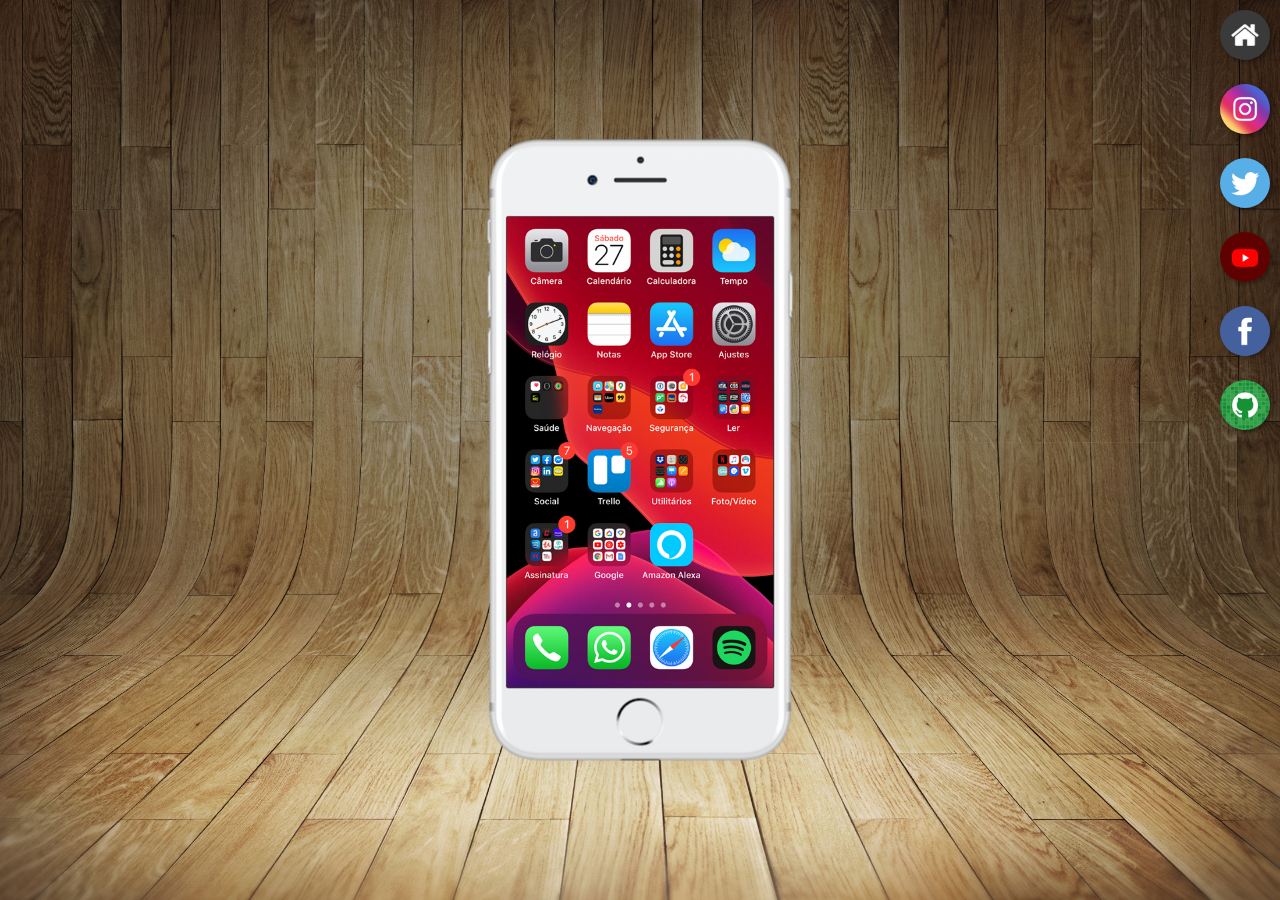
<file: index.html>
<!DOCTYPE html>
<html lang="pt-br">
<head>
    <meta charset="UTF-8">
    <meta name="viewport" content="width=device-width, initial-scale=1.0">
    <link rel="shortcut icon" href="favicon.ico" type="image/x-icon">
    <link rel="stylesheet" href="estilos/style.css">
    <title>Projeto Redes Sociais</title>
</head>
<body>
    <main>
        <section id="telefone">
            <iframe src="home.html" name= "tela" id="tela" frameborder="0">
                Seu navegador não é compatível com isso.
            </iframe>
        </section>

        <section id="redes-sociais">
            <a href="home.html" target="tela"><img src="imagens/logo-home.jpg" alt="Home"></a> <br>
            <a href="instagram.html" target="tela"><img src="imagens/logo-instagram.jpg" alt="Instagram"></a> <br>
            <a href="#" target="tela"><img src="imagens/logo-twitter.jpg" alt="Twitter"></a> <br>
            <a href="youtube.html" target="tela"><img src="imagens/logo-youtube.jpg" alt="Youtube"></a> <br>
            <a href="facebook.html" target="tela"><img src="imagens/logo-facebook.jpg" alt="Facebook"></a> <br>
            <a href="github.html" target="tela"><img src="imagens/logo-github.jpg" alt="Github"></a>
        </section>
    </main>
    
</body>
</html>
</file>
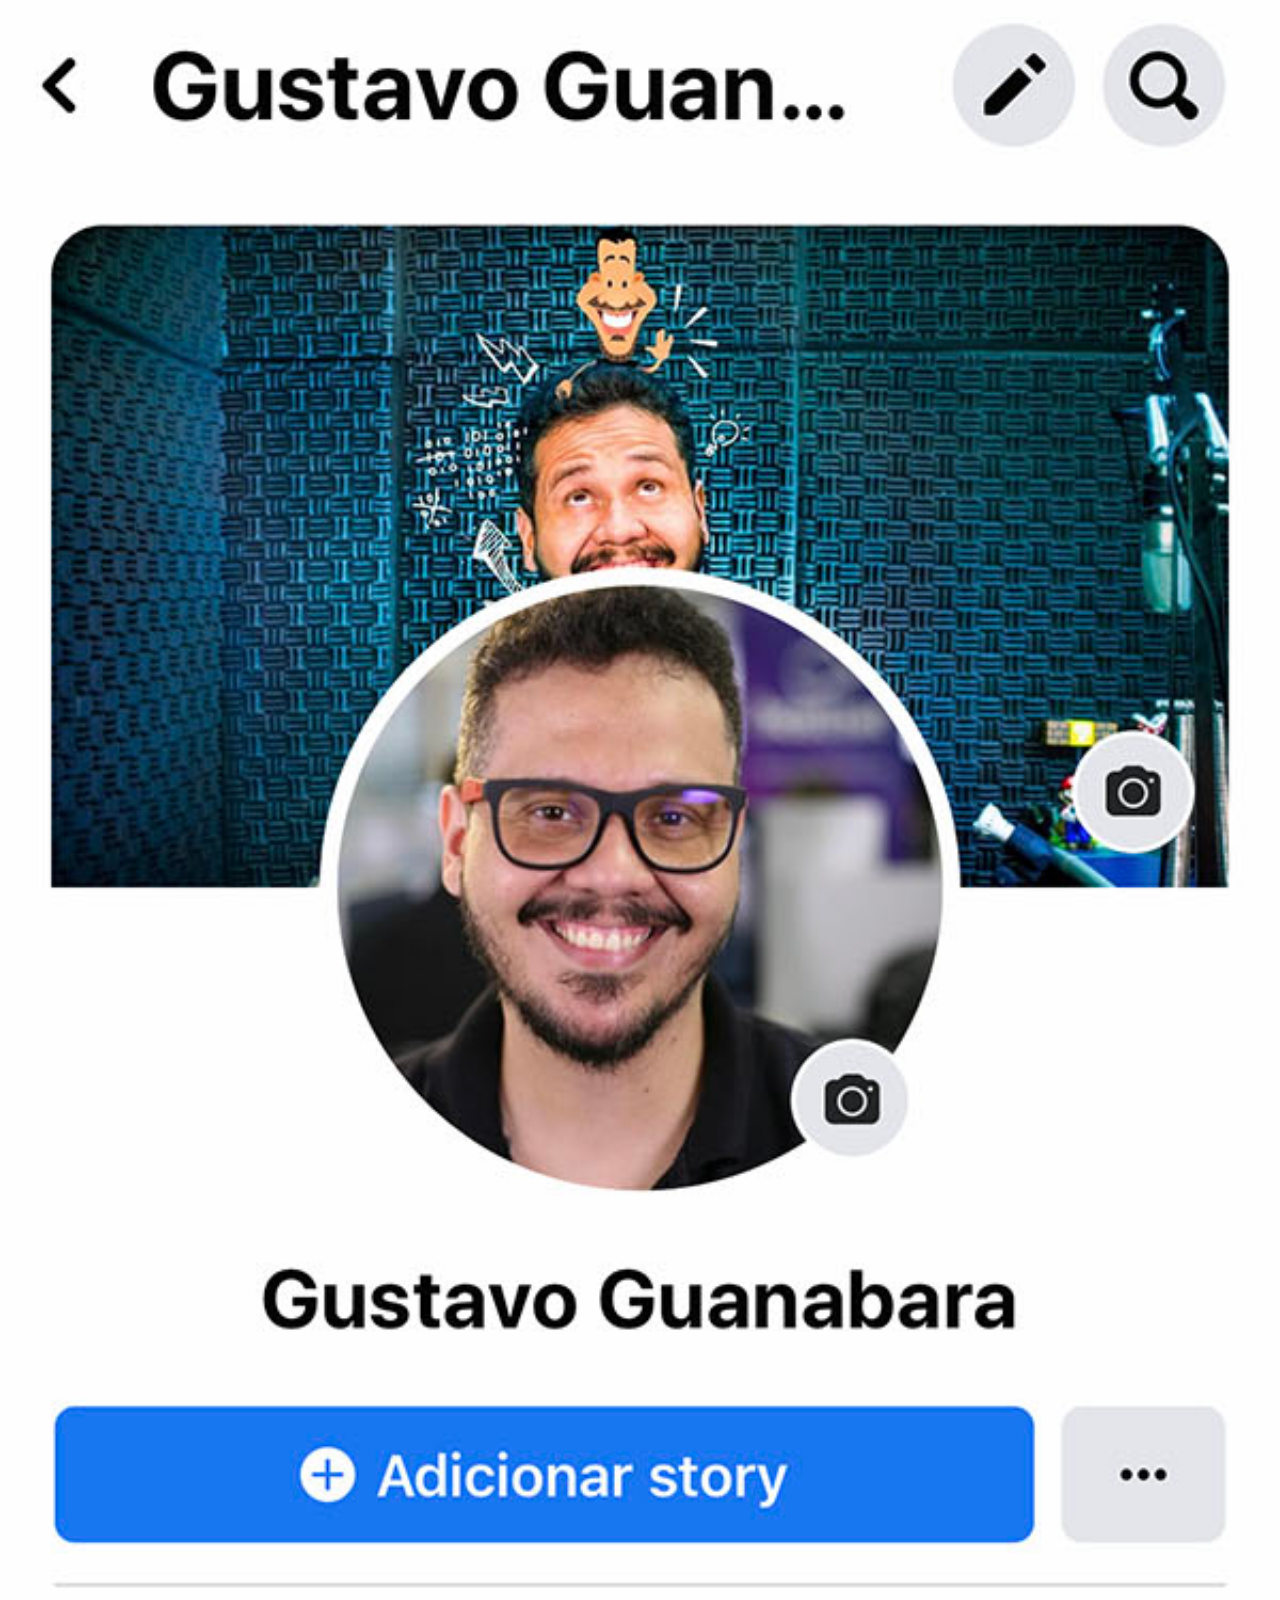
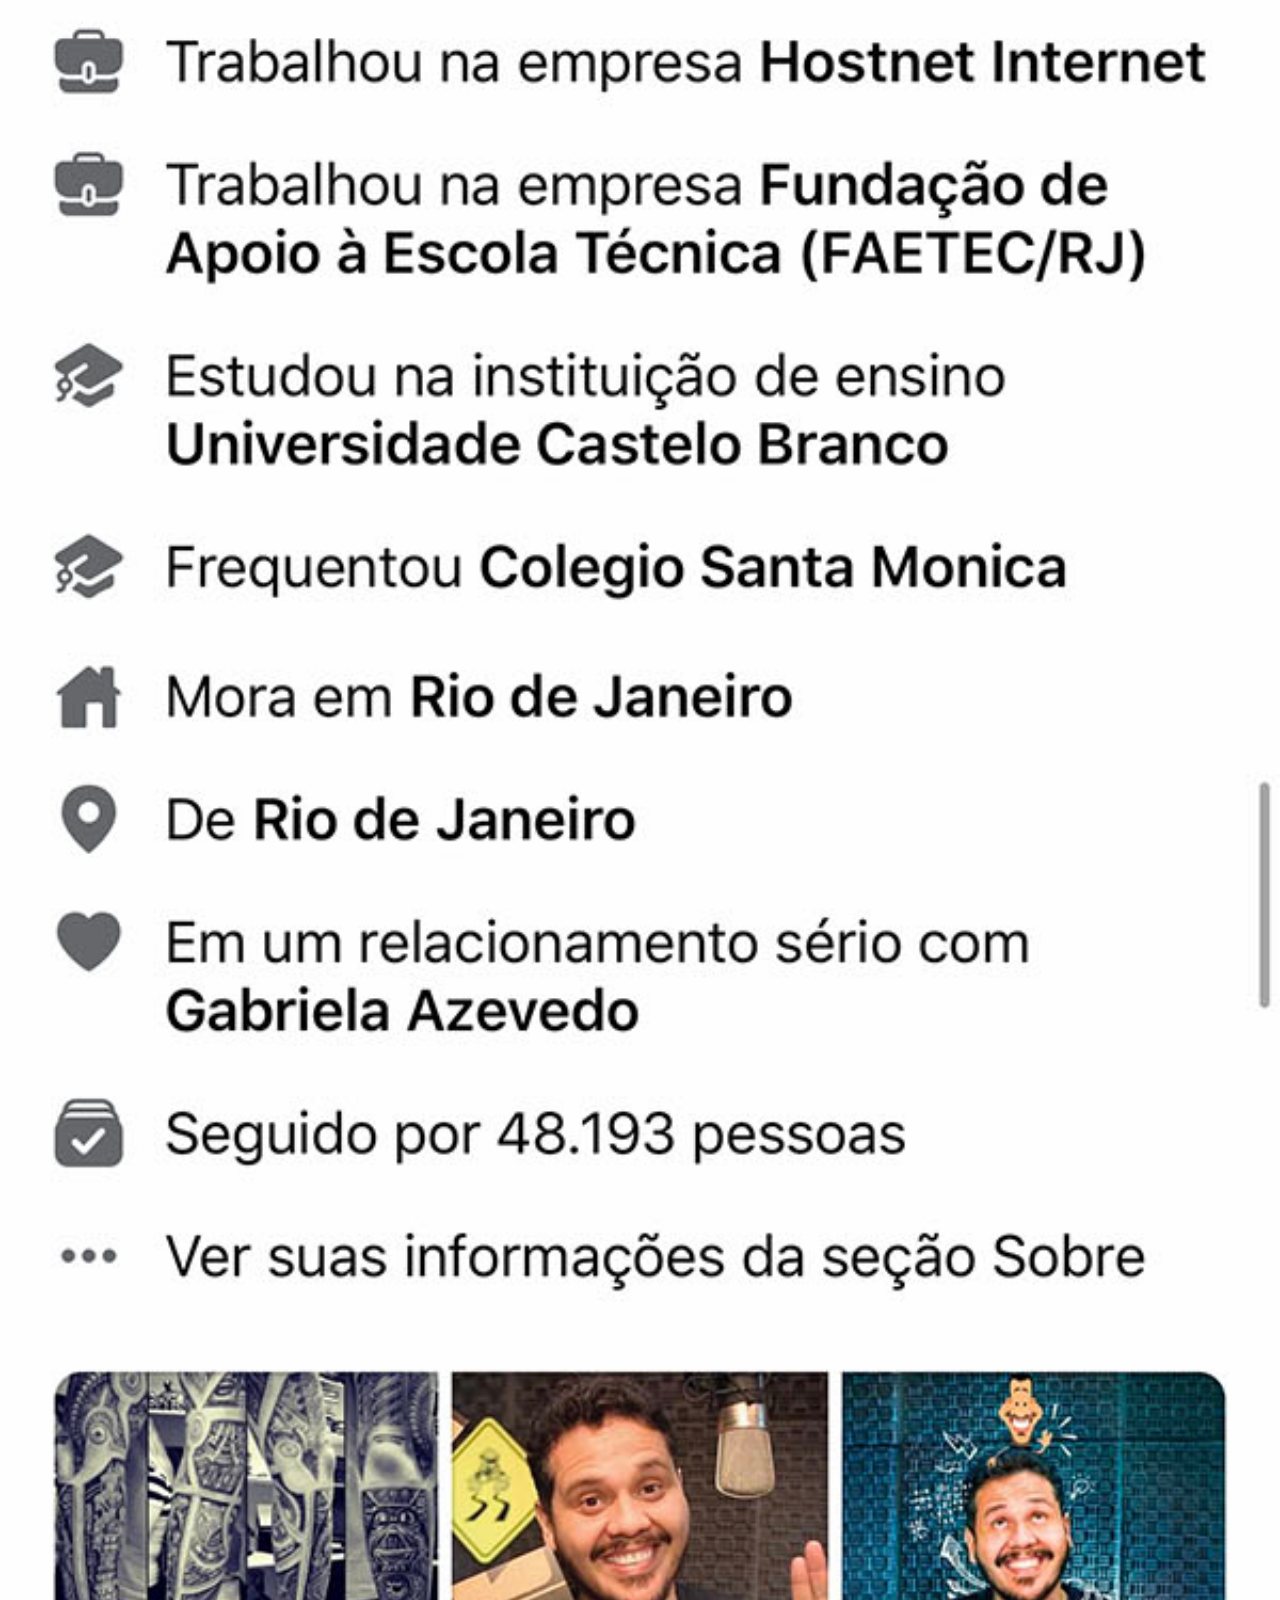
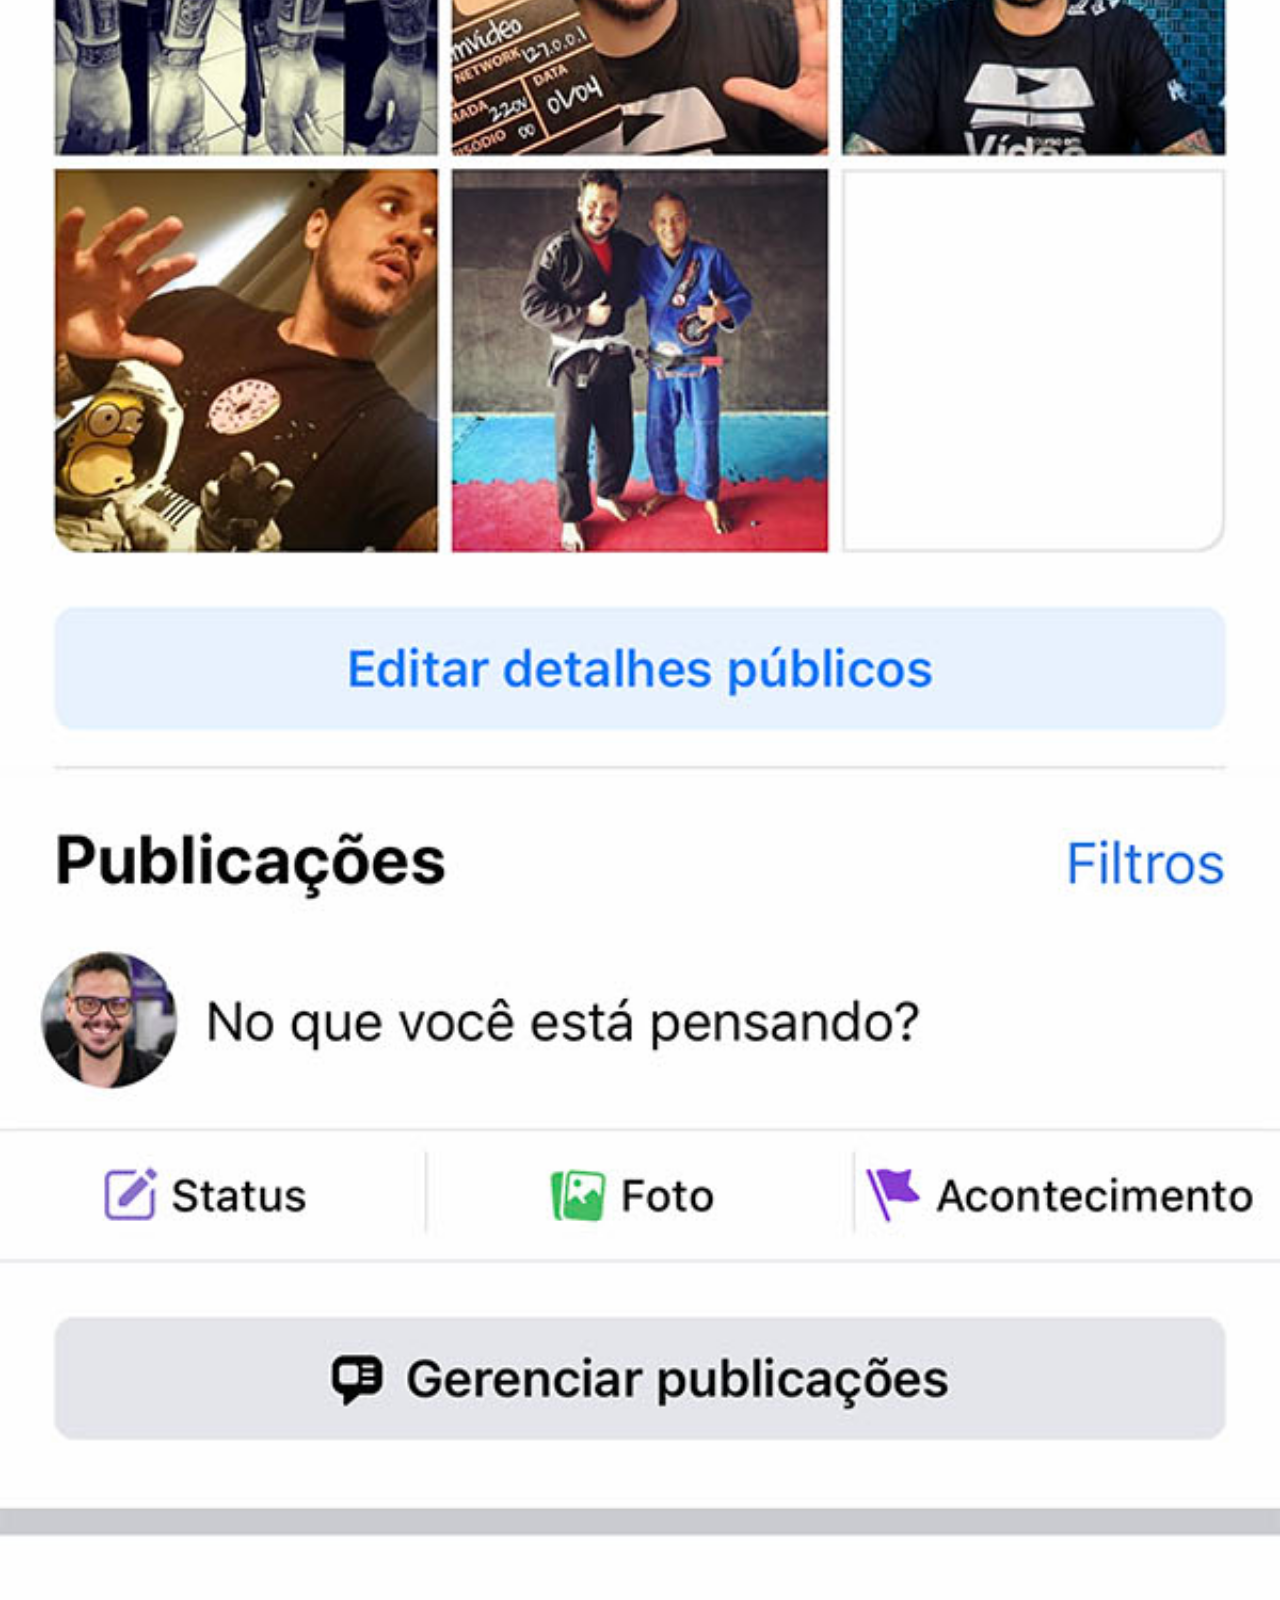
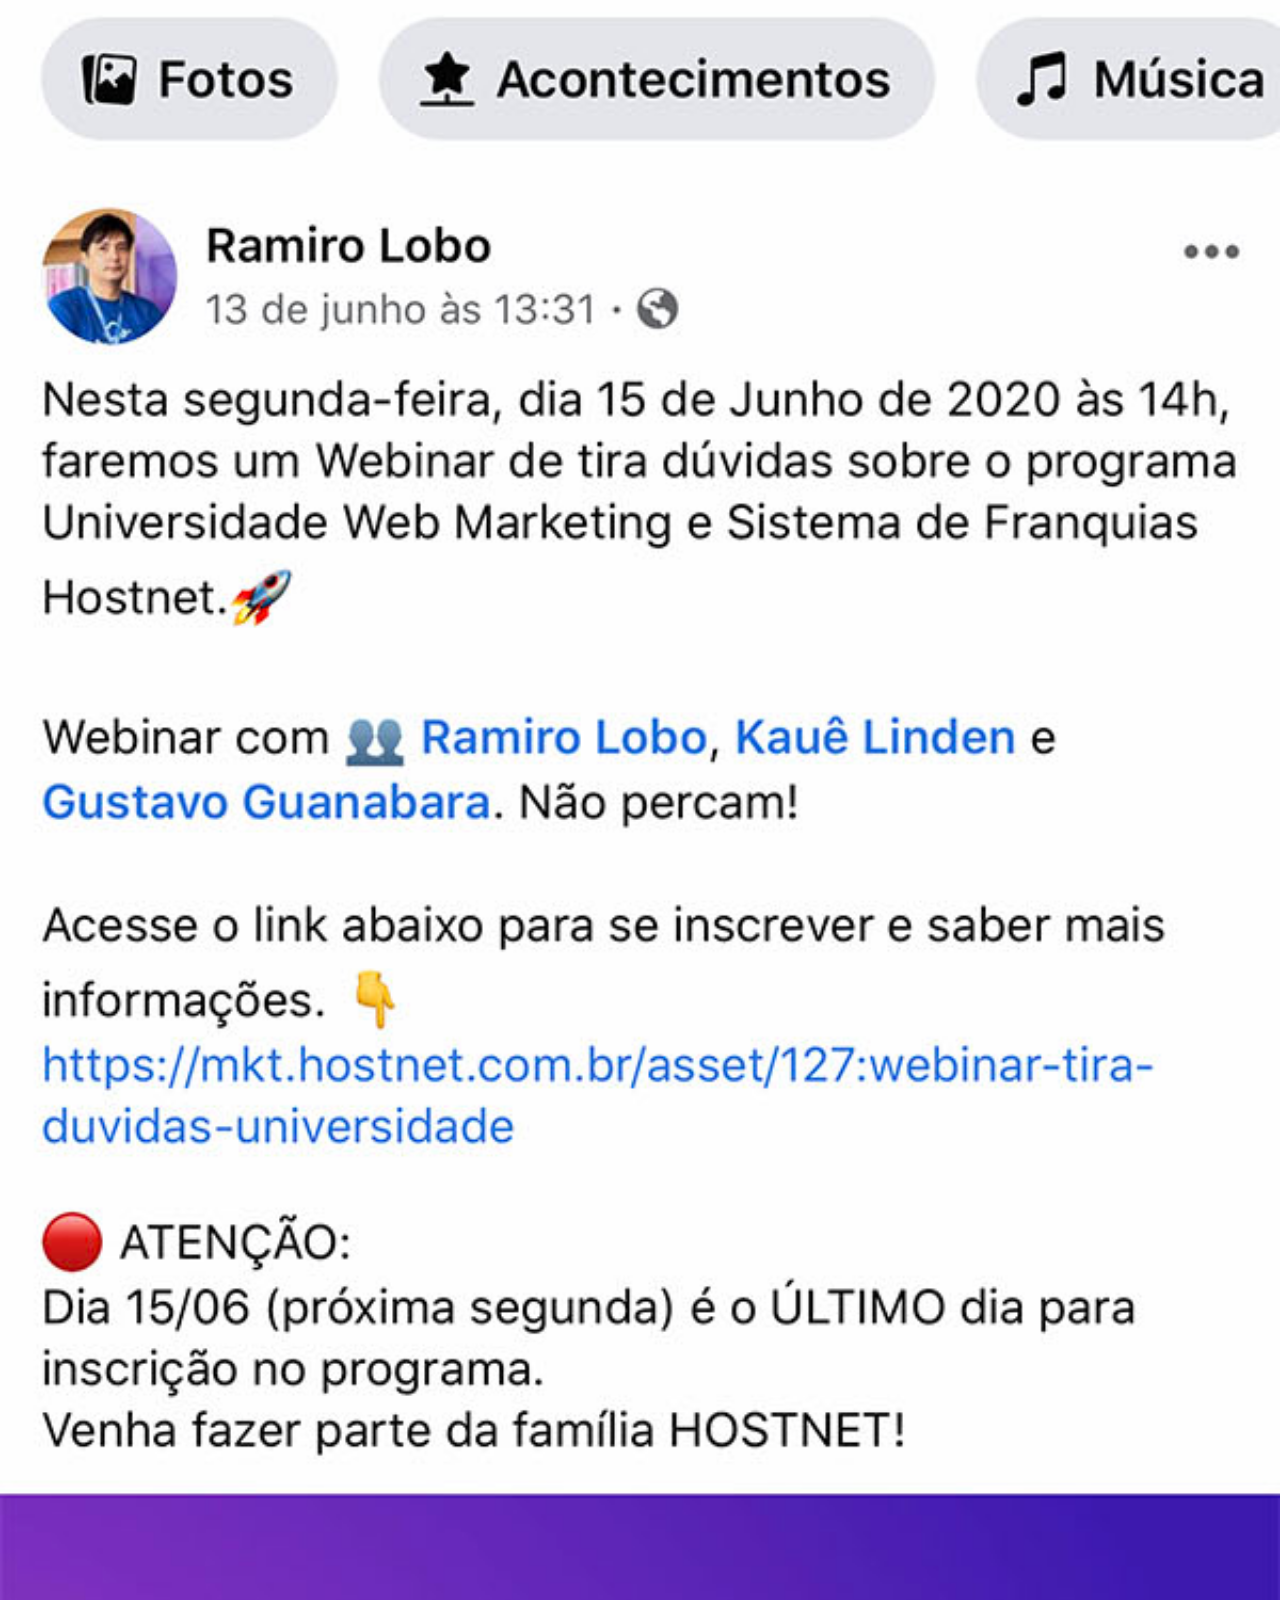
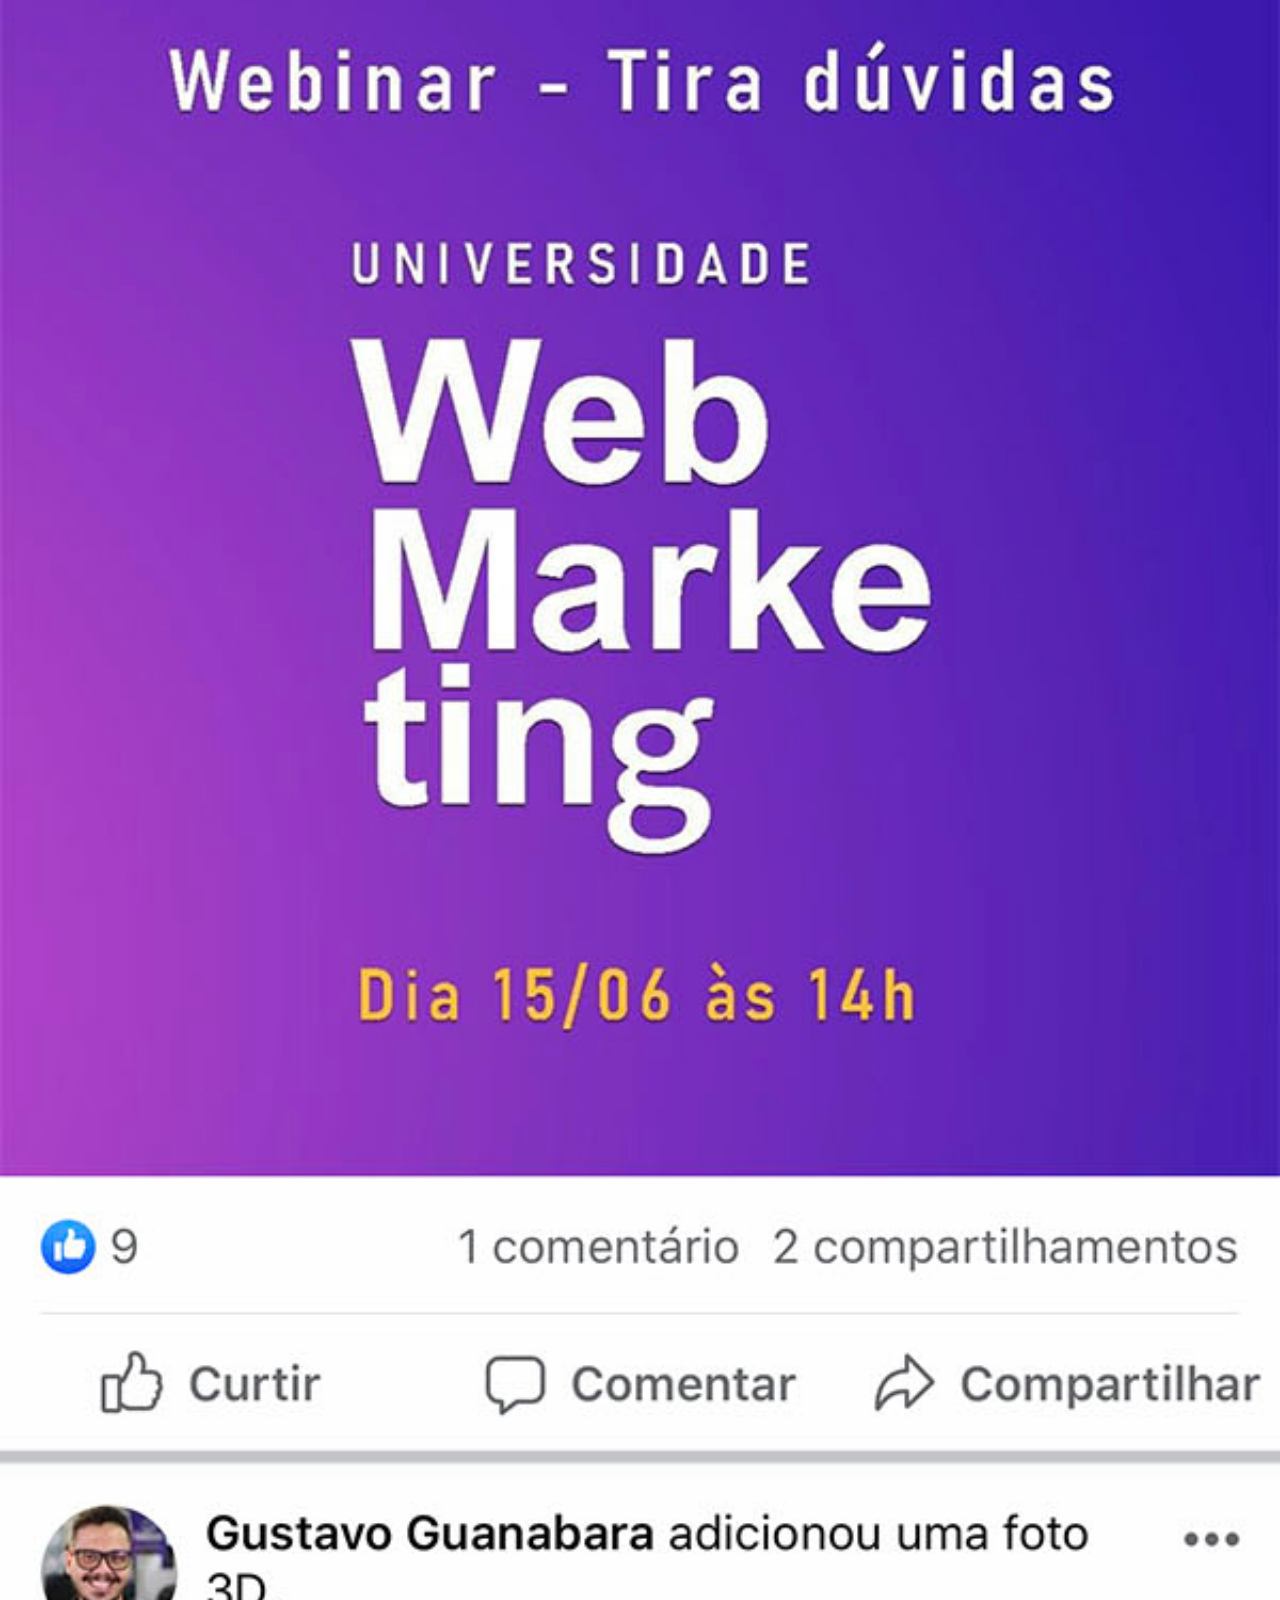
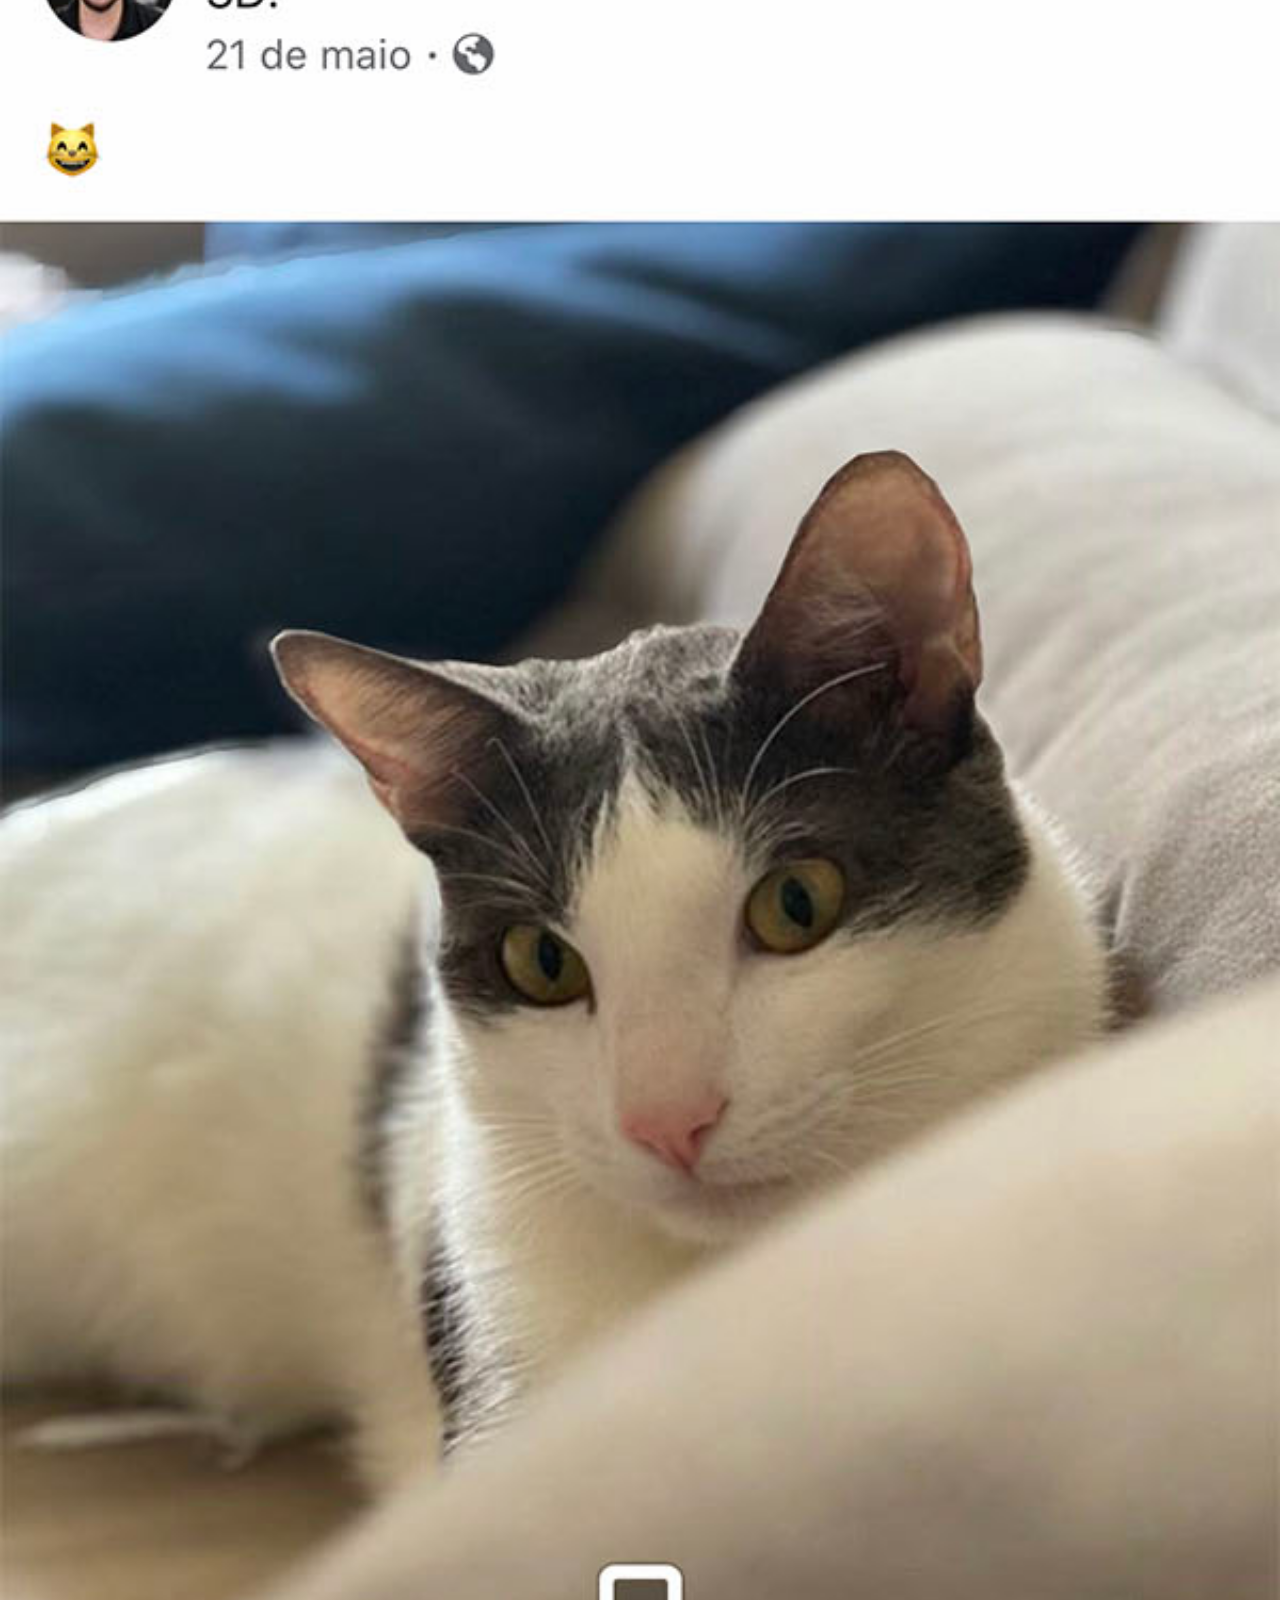
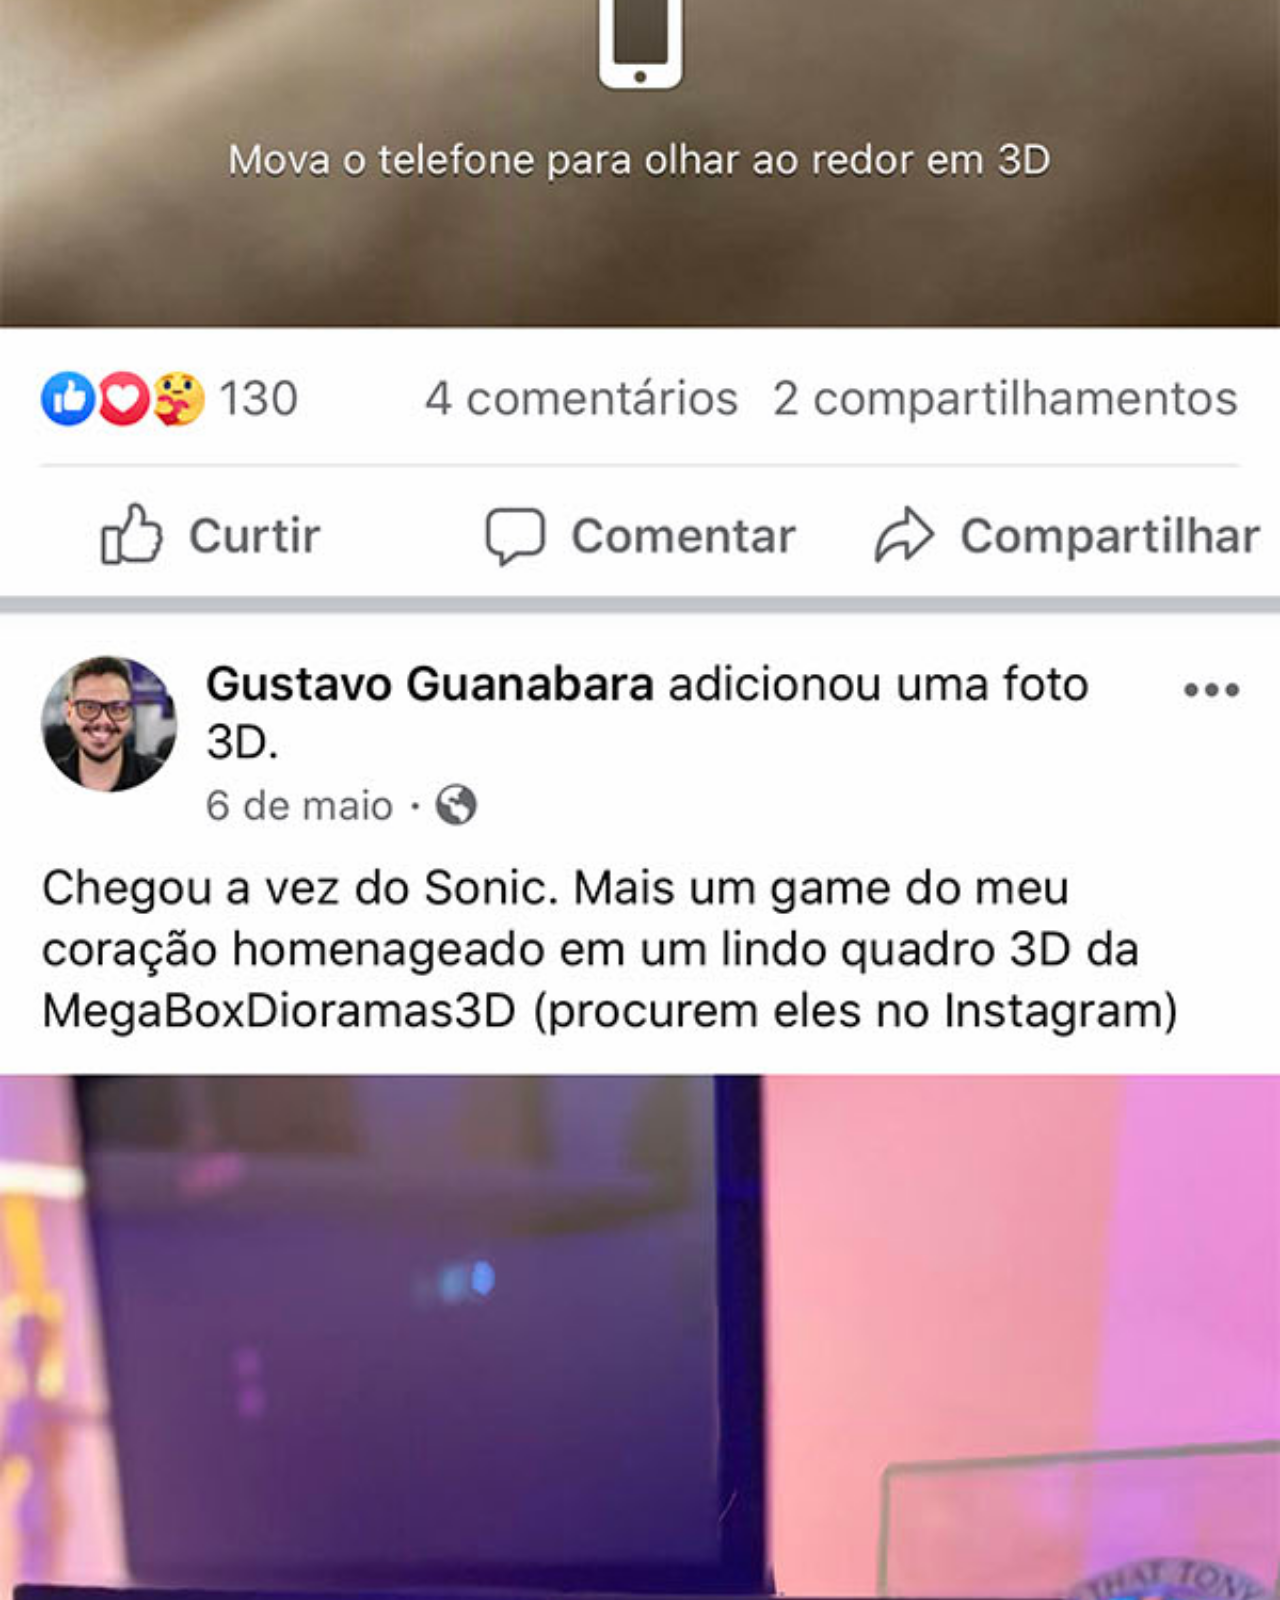
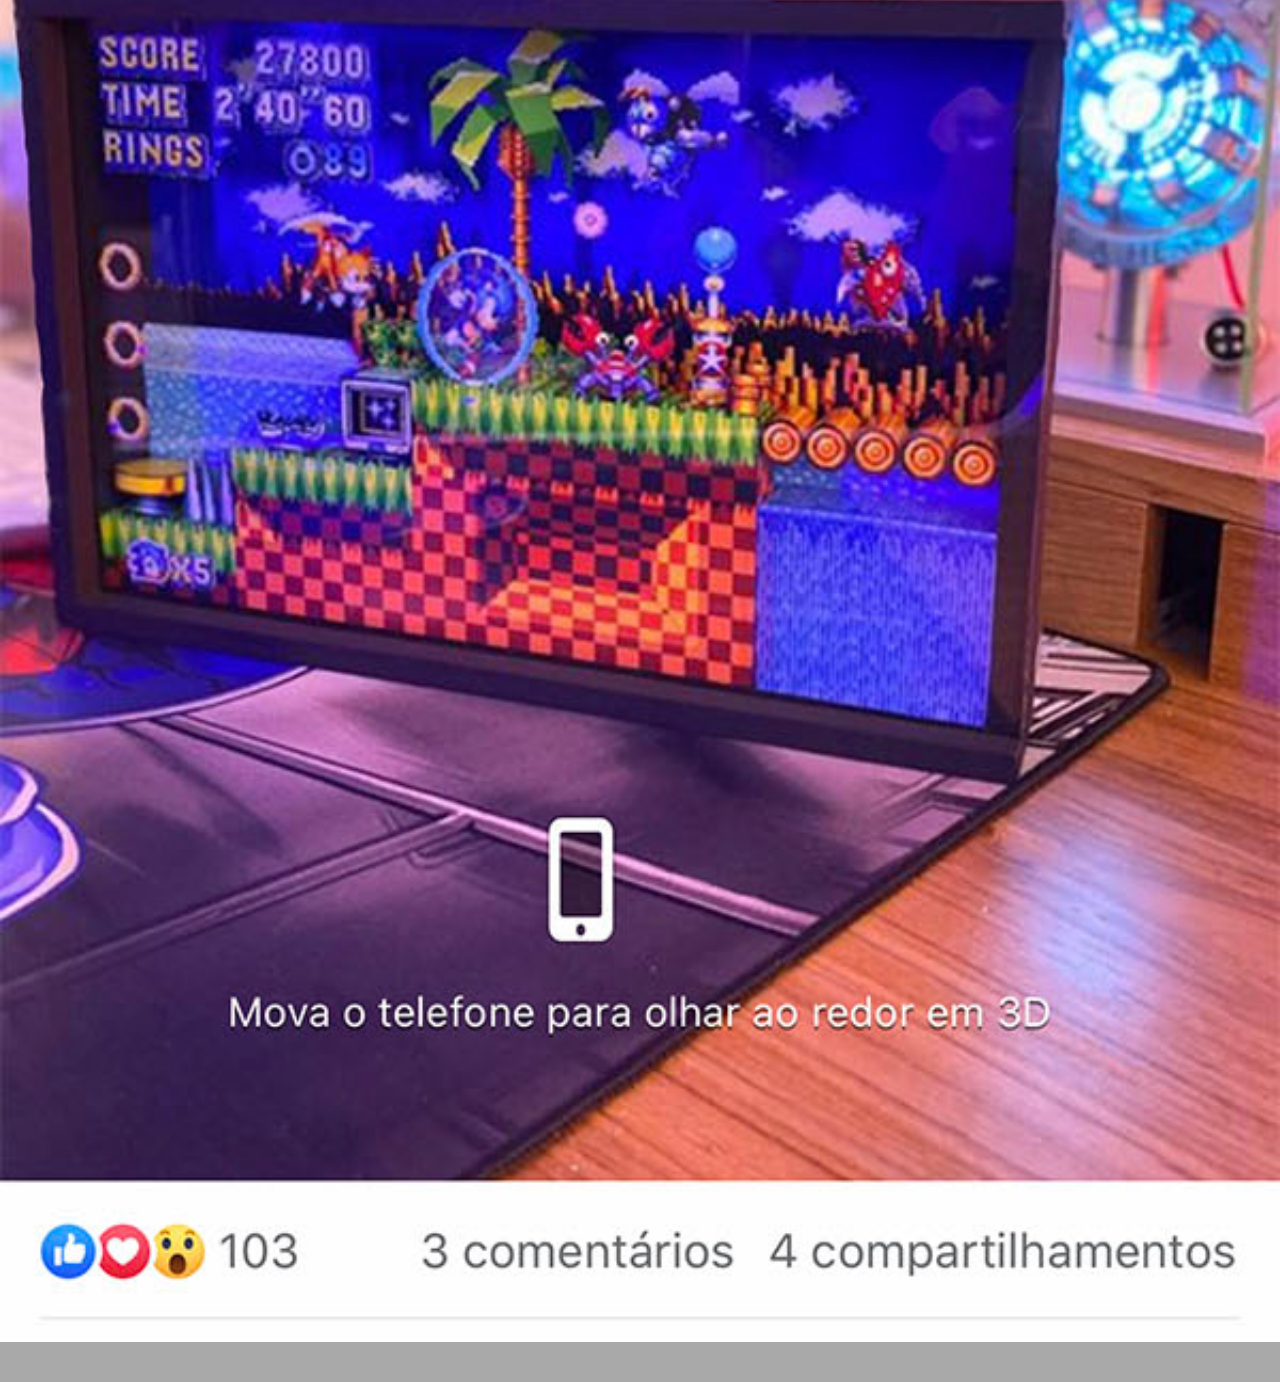
<file: facebook.html>
<!DOCTYPE html>
<html lang="pt-br">
<head>
    <meta charset="UTF-8">
    <meta name="viewport" content="width=device-width, initial-scale=1.0">
    <title>Facebook</title>
    <link rel="stylesheet" href="estilos/social.css">
</head>
<body>
    <img src="imagens/tela-facebook.jpg" alt="Facebook" >
    <a href="https://www.facebook.com/CursosEmVideo/" target="_blank" ACESSE></a>
    
</body>
</html>
</file>
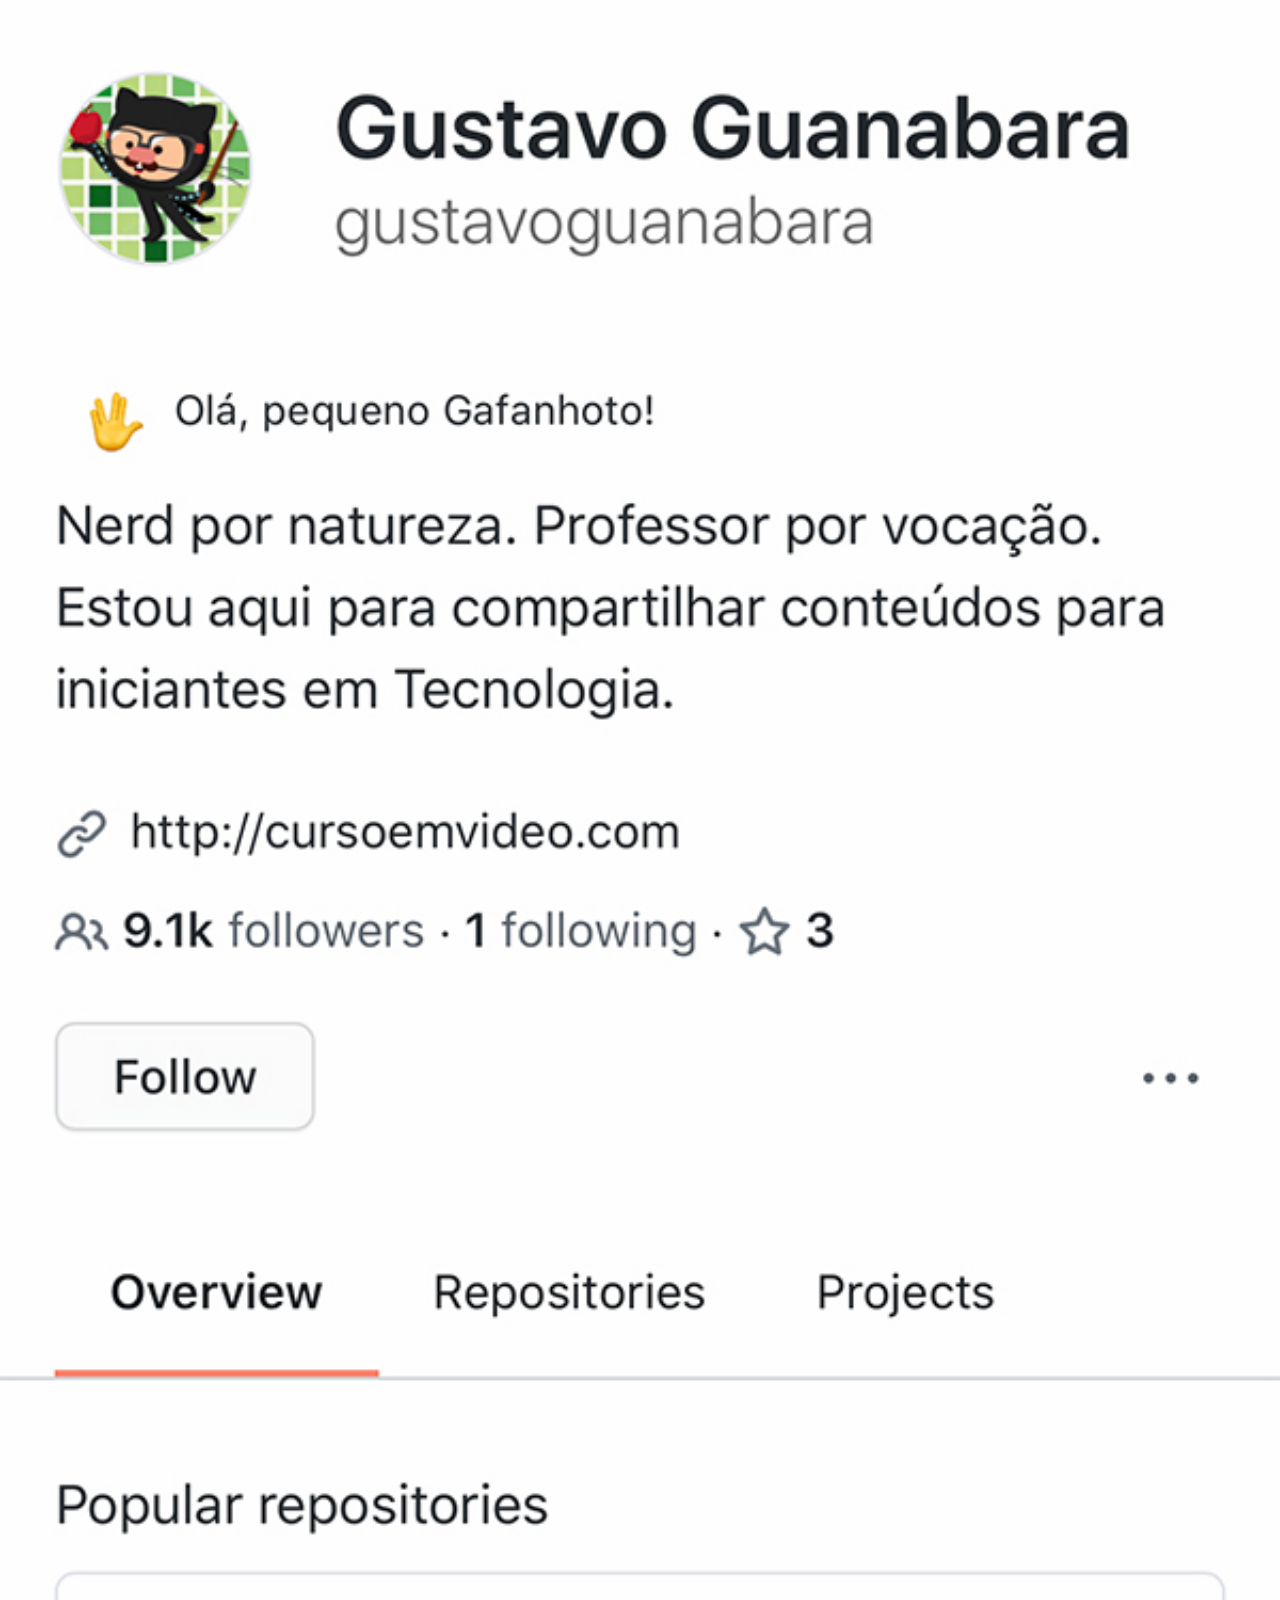
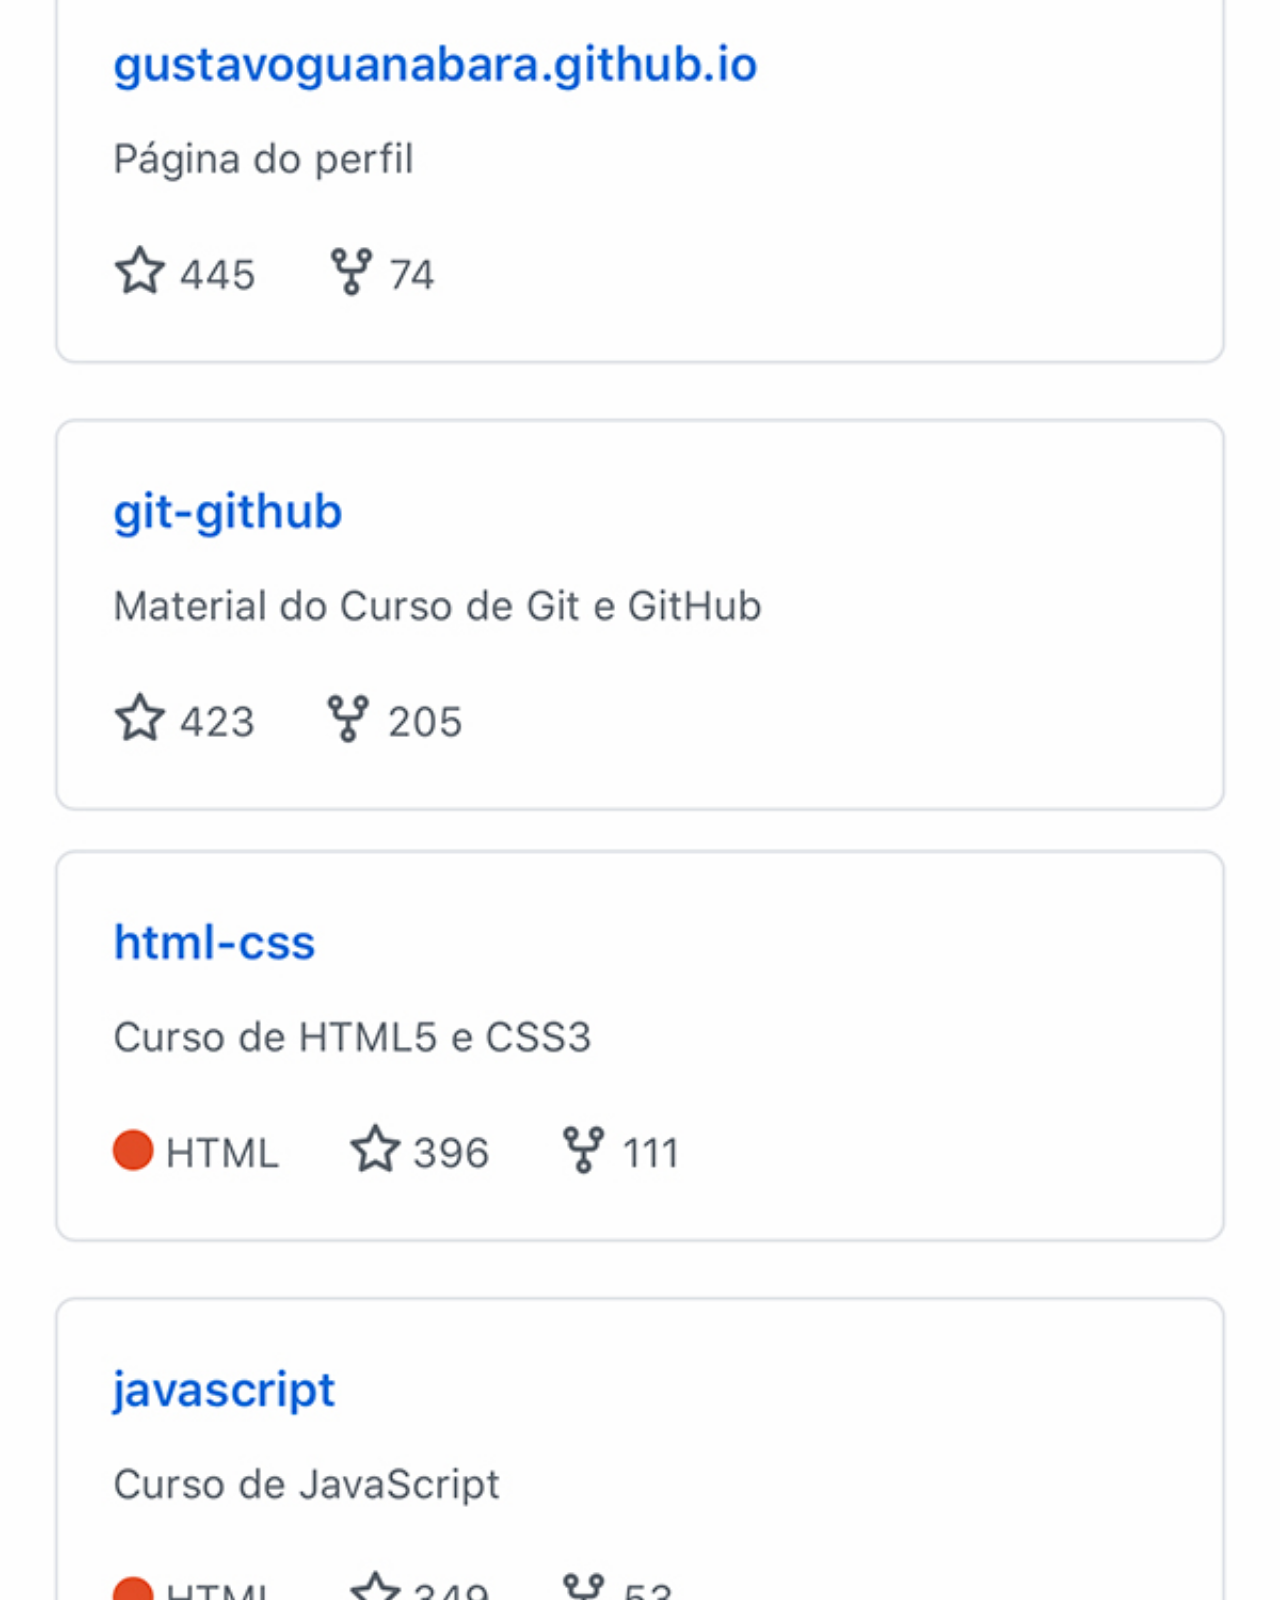
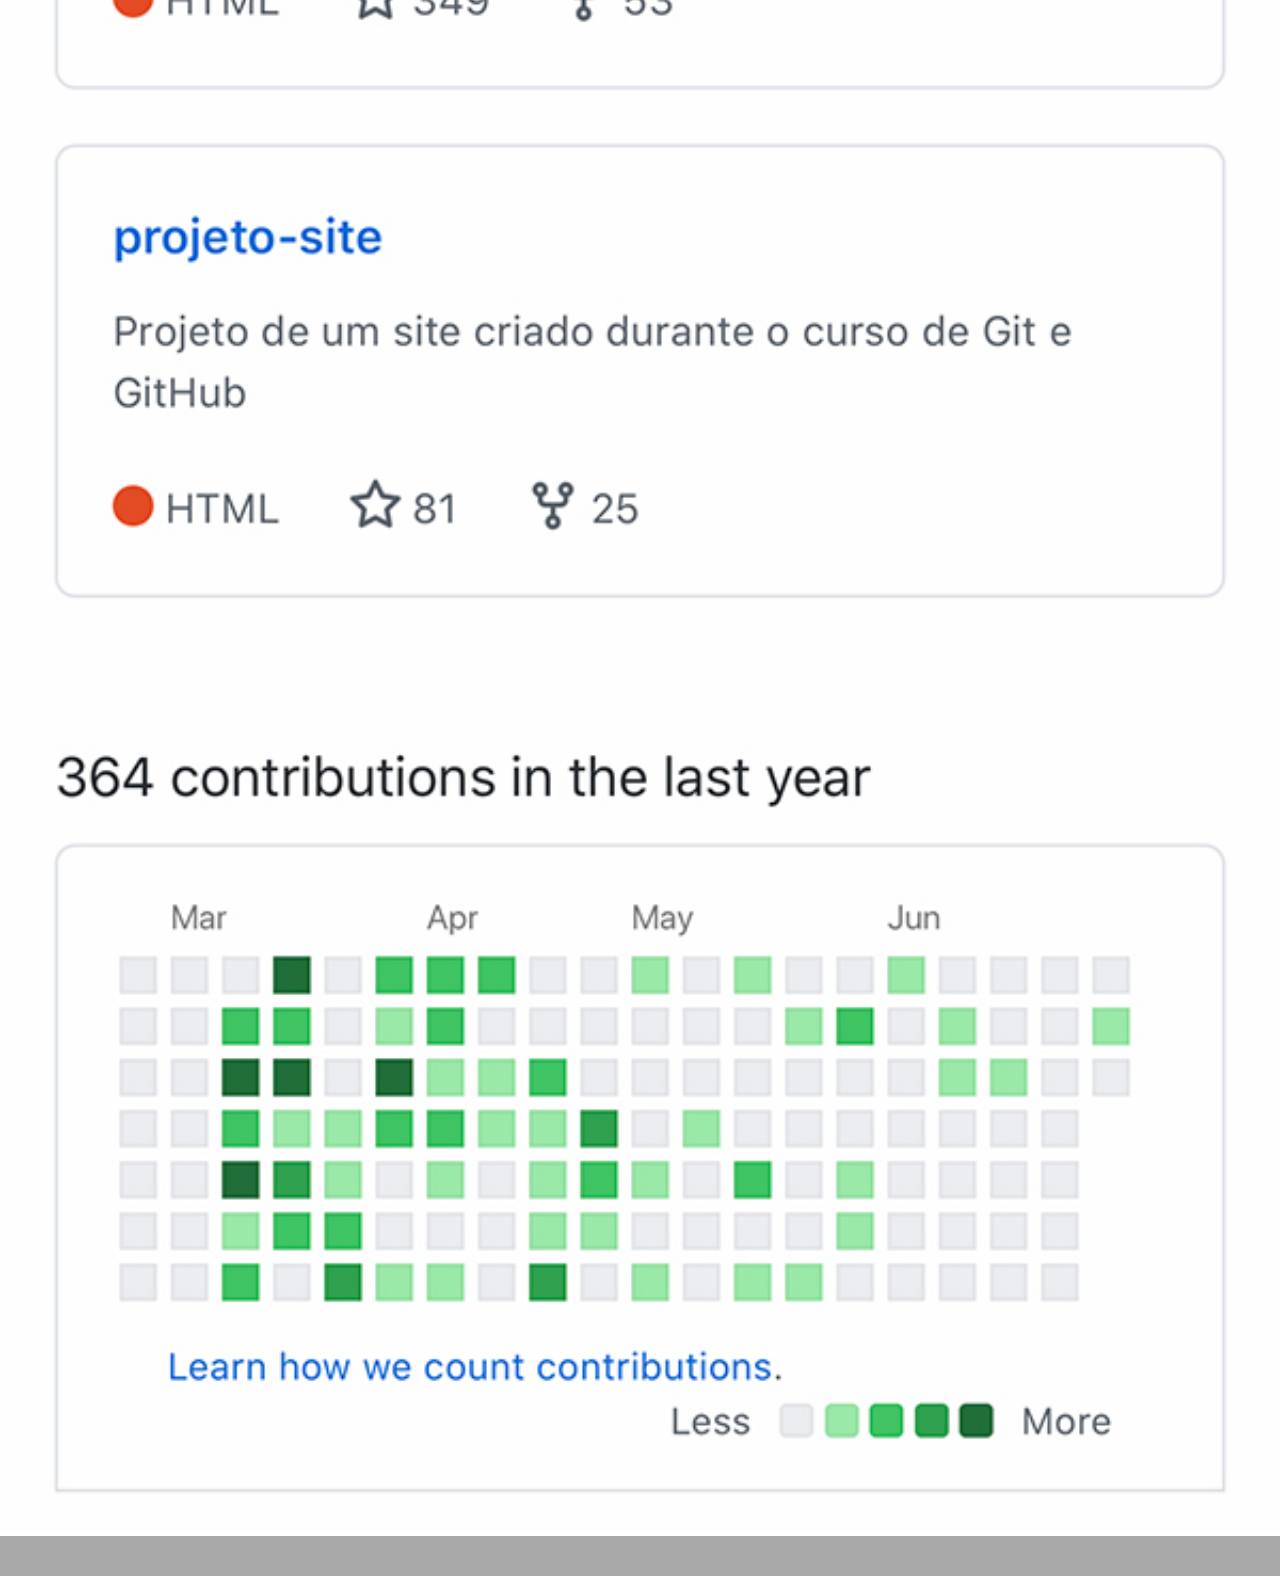
<file: github.html>
<!DOCTYPE html>
<html lang="pt-br">
<head>
    <meta charset="UTF-8">
    <meta name="viewport" content="width=device-width, initial-scale=1.0">
    <title>Github</title>
    <link rel="stylesheet" href="estilos/social.css">
</head>
<body>
    <img src="imagens/tela-github.jpg" alt="Github">
    <a href="https://github.com/gustavoguanabara/html-css/tree/master" target="_blank" ACESSE></a>
    
</body>
</html>
</file>
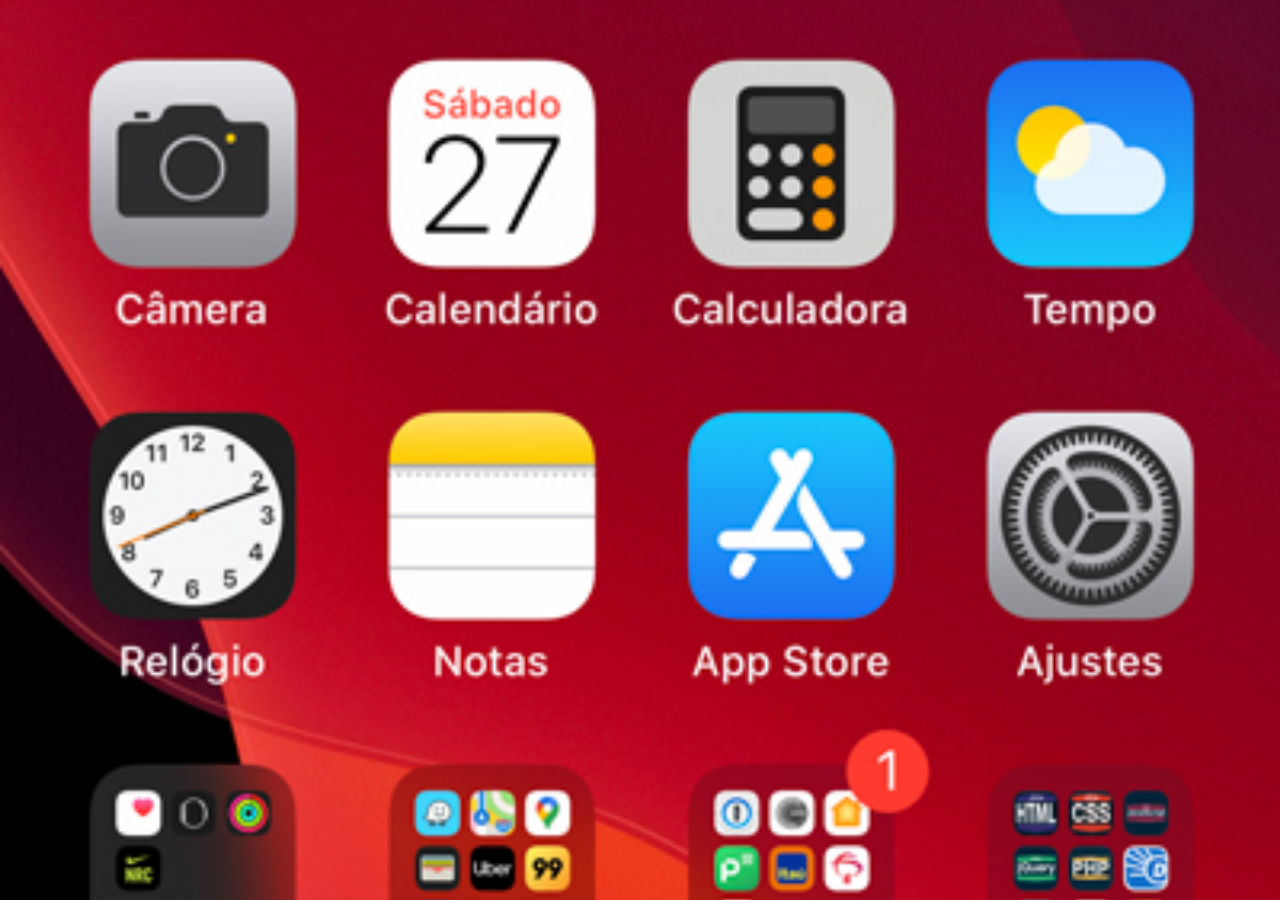
<file: home.html>
<!DOCTYPE html>
<html lang="pt-br">
<head>
    <meta charset="UTF-8">
    <meta name="viewport" content="width=device-width, initial-scale=1.0">
    <title>Home</title>
</head>
<style>
    *   {
        margin: 0px;
        padding: 0px;
    }

    body    {
        width: 100vw;
        height: 100vh;
        background: black url(imagens/tela-home.jpg) no-repeat top center;
        background-size:cover ;

    }




</style>
<body>
    
</body>
</html>
</file>
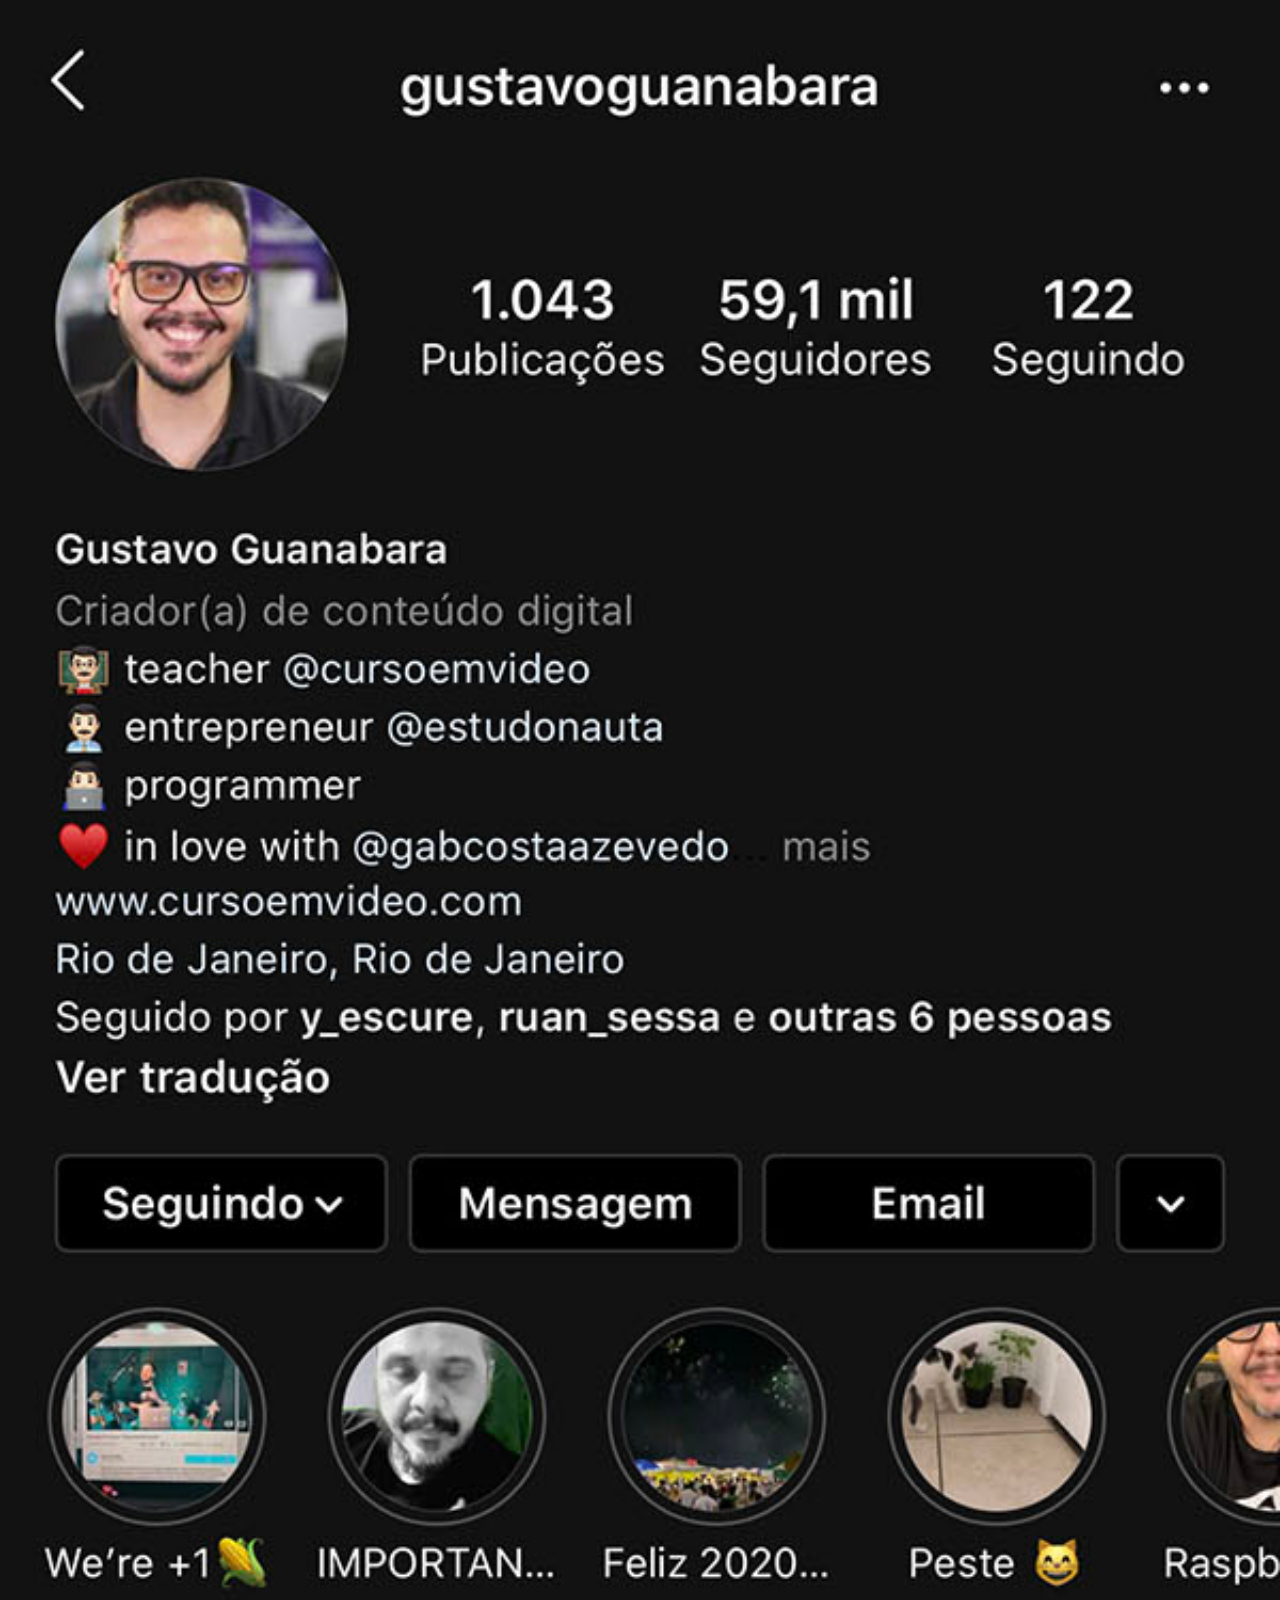
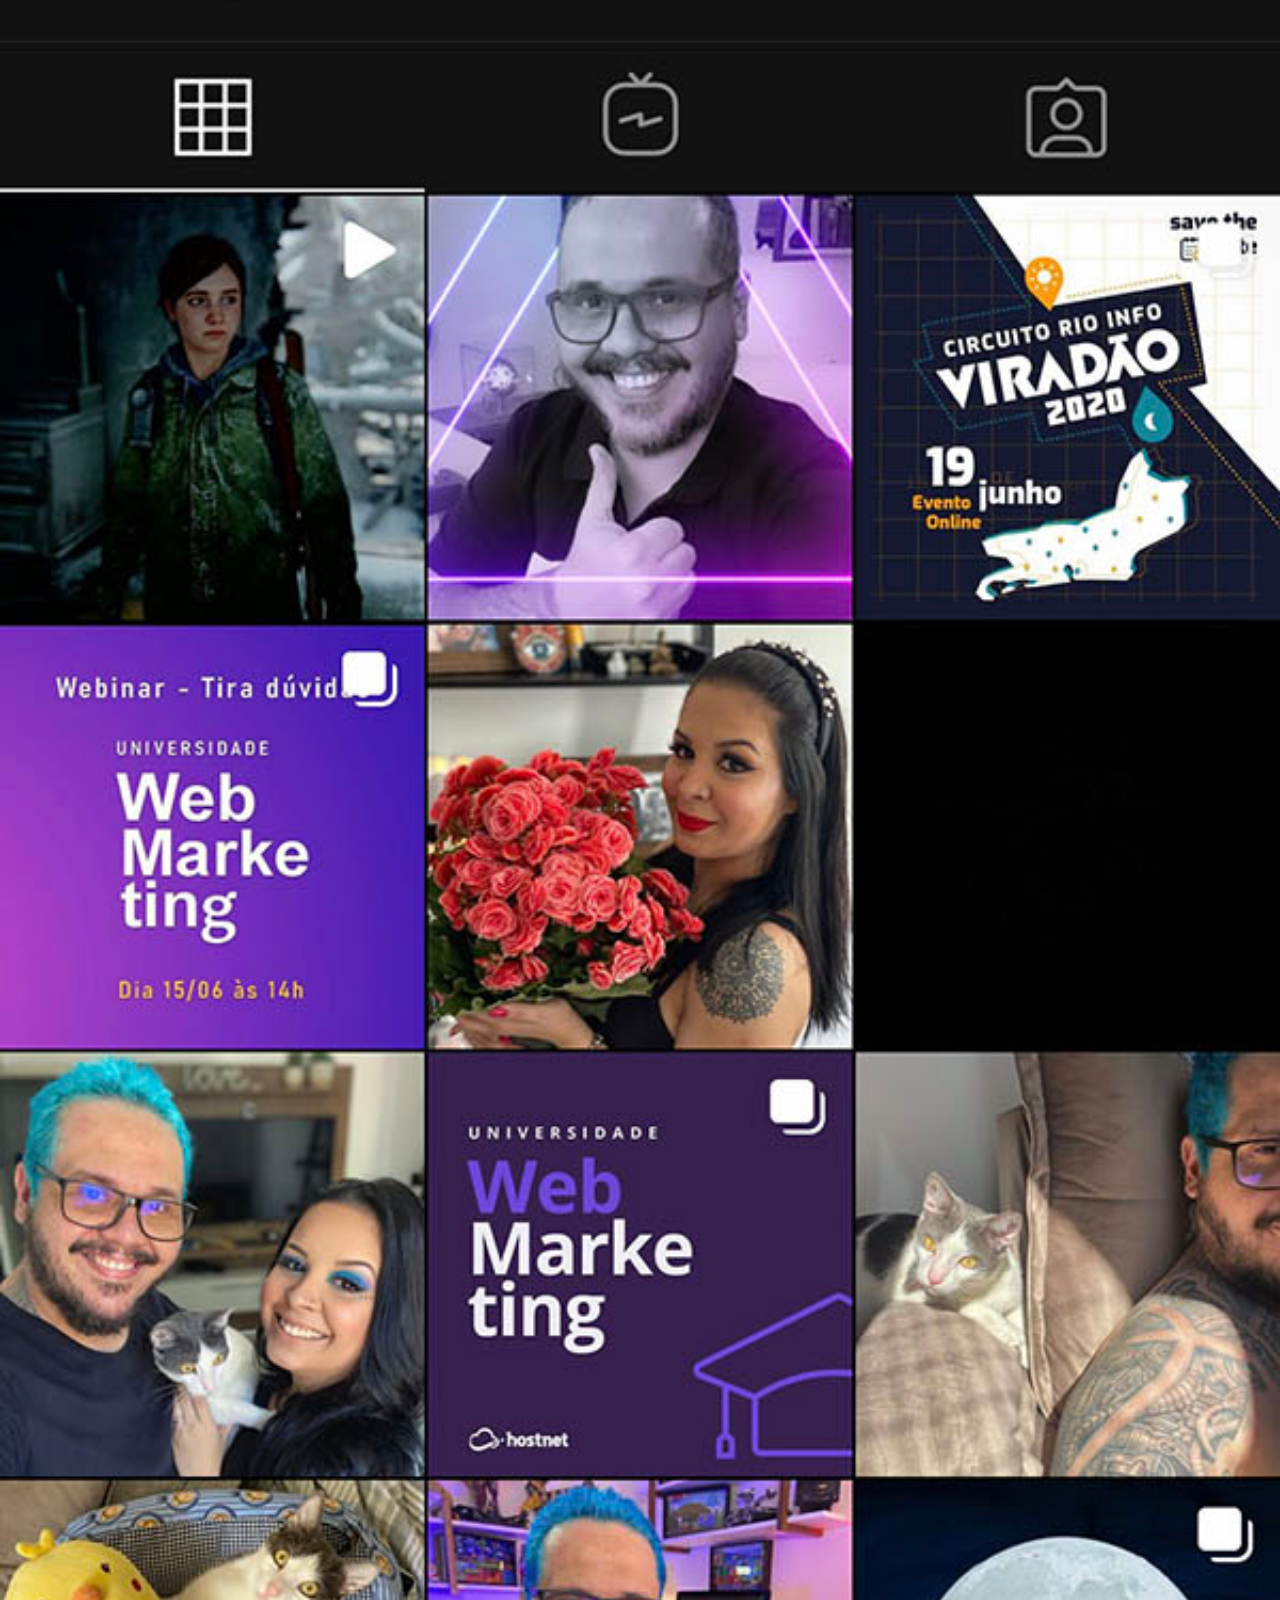
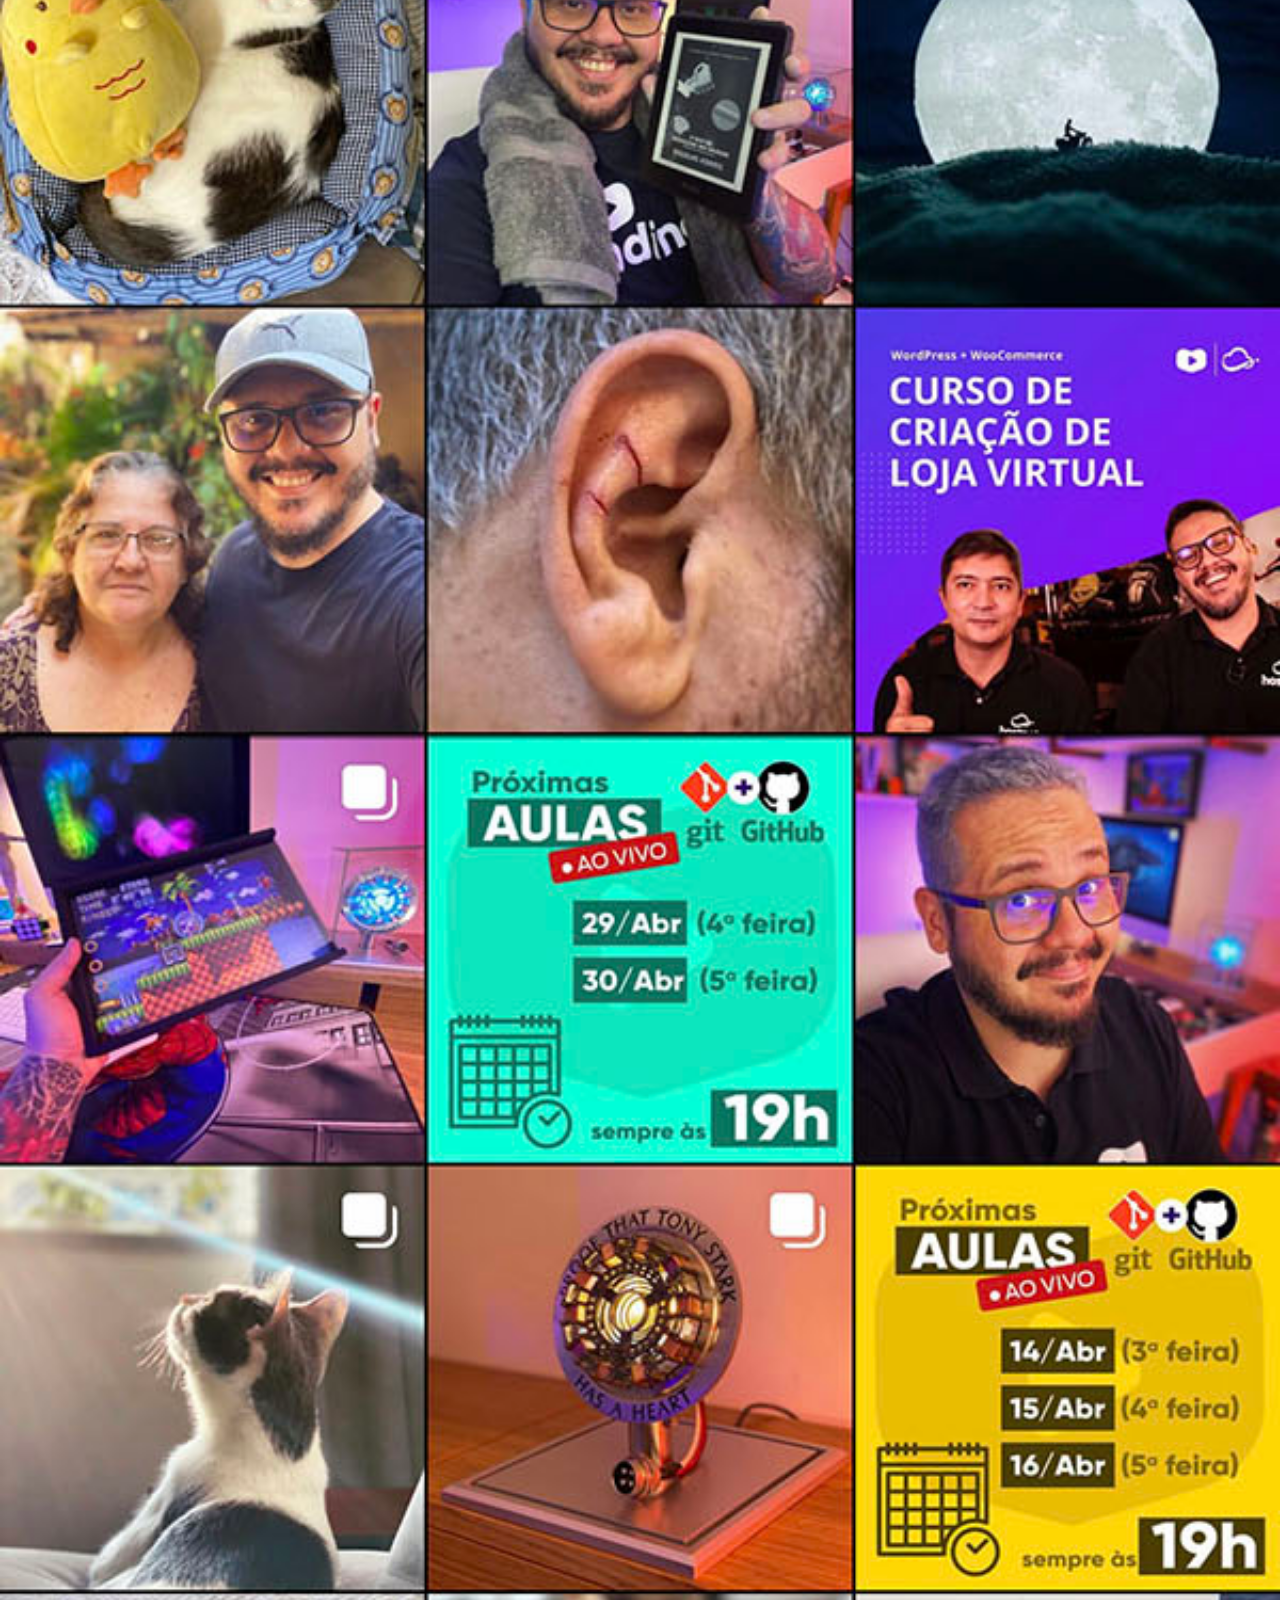
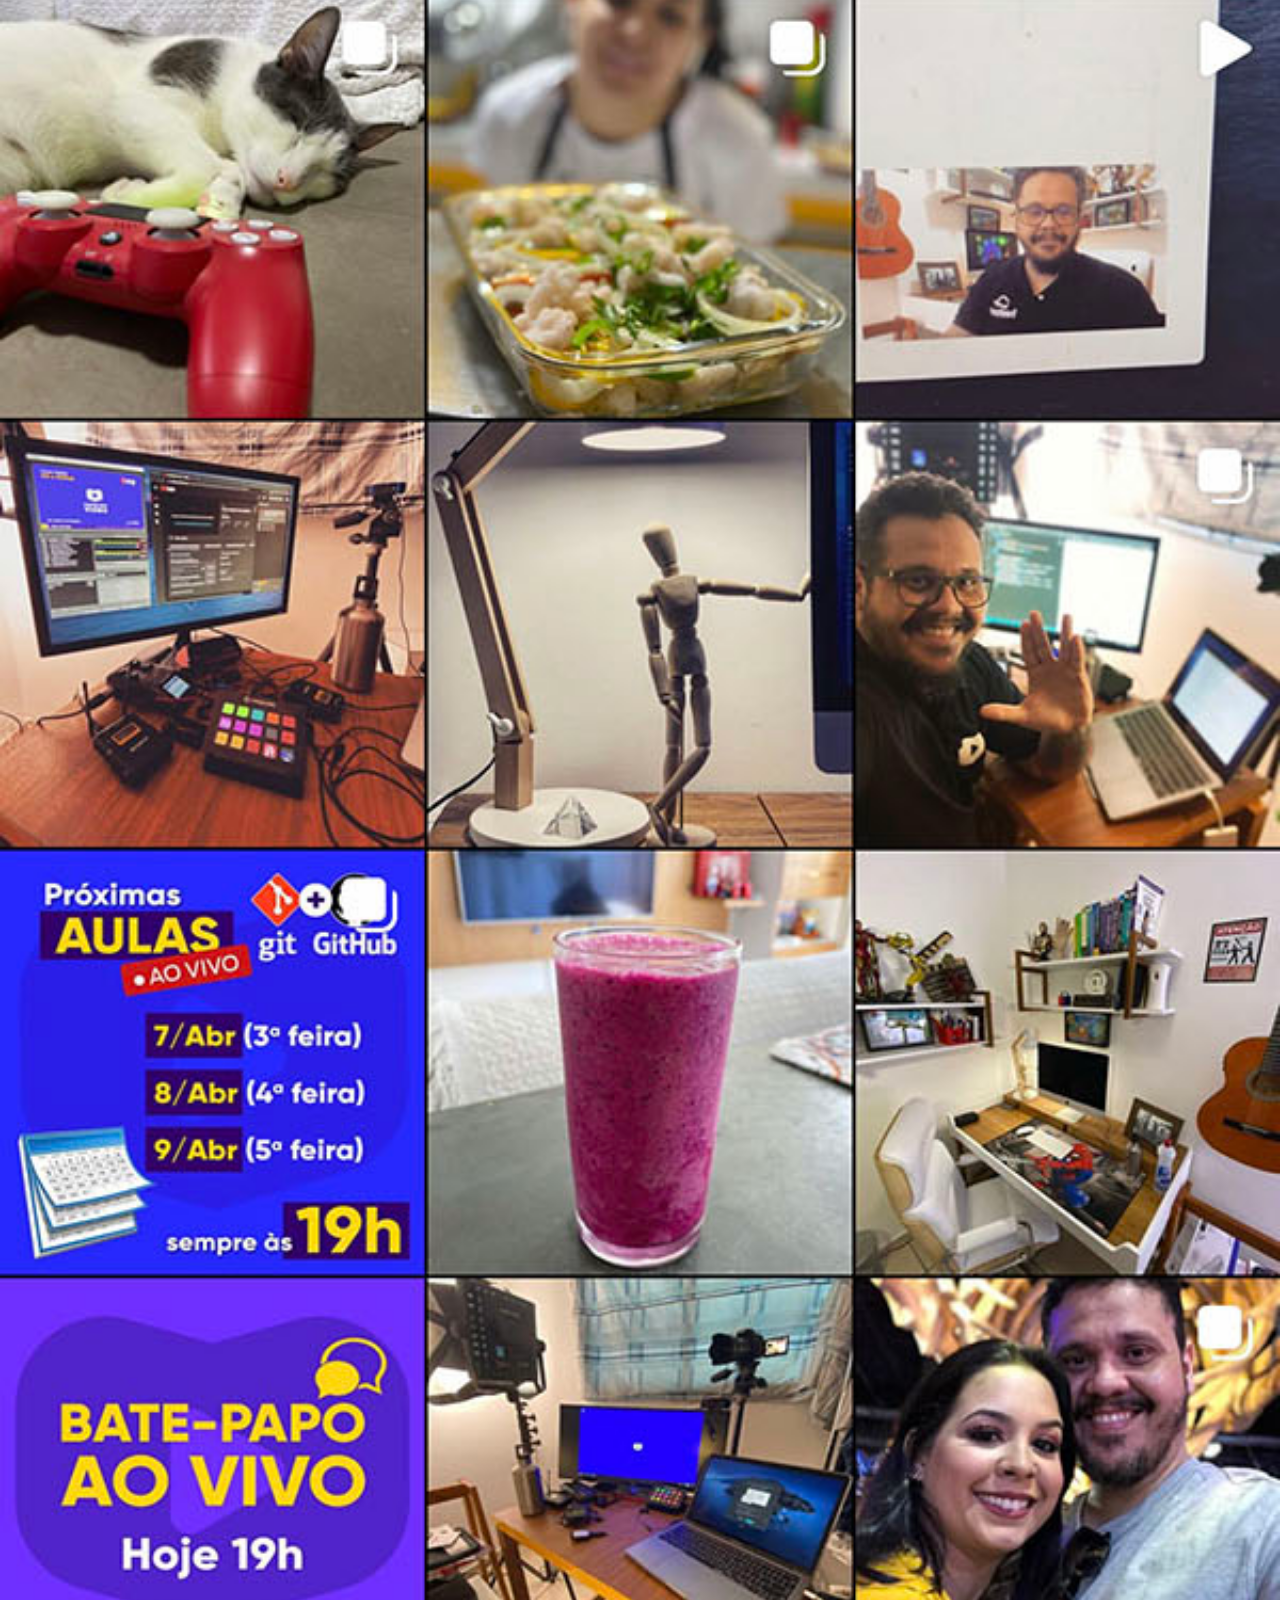
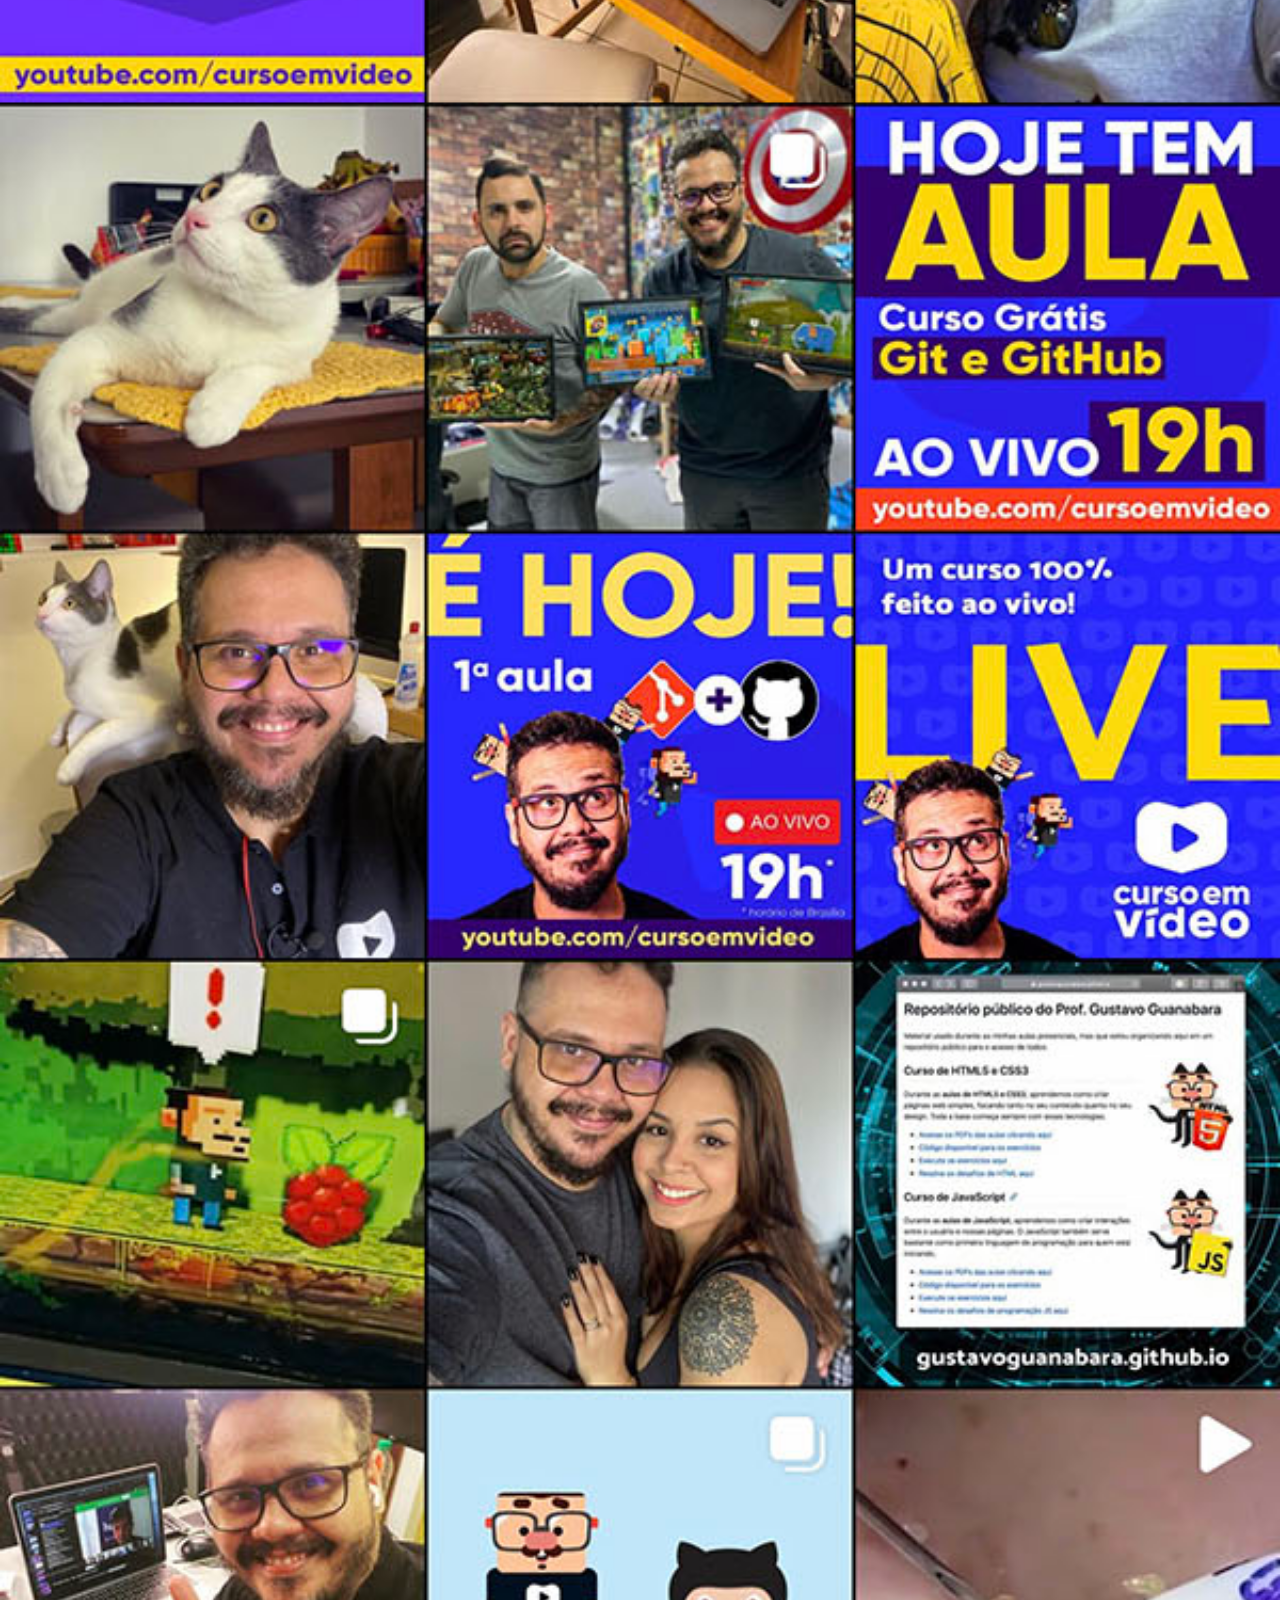
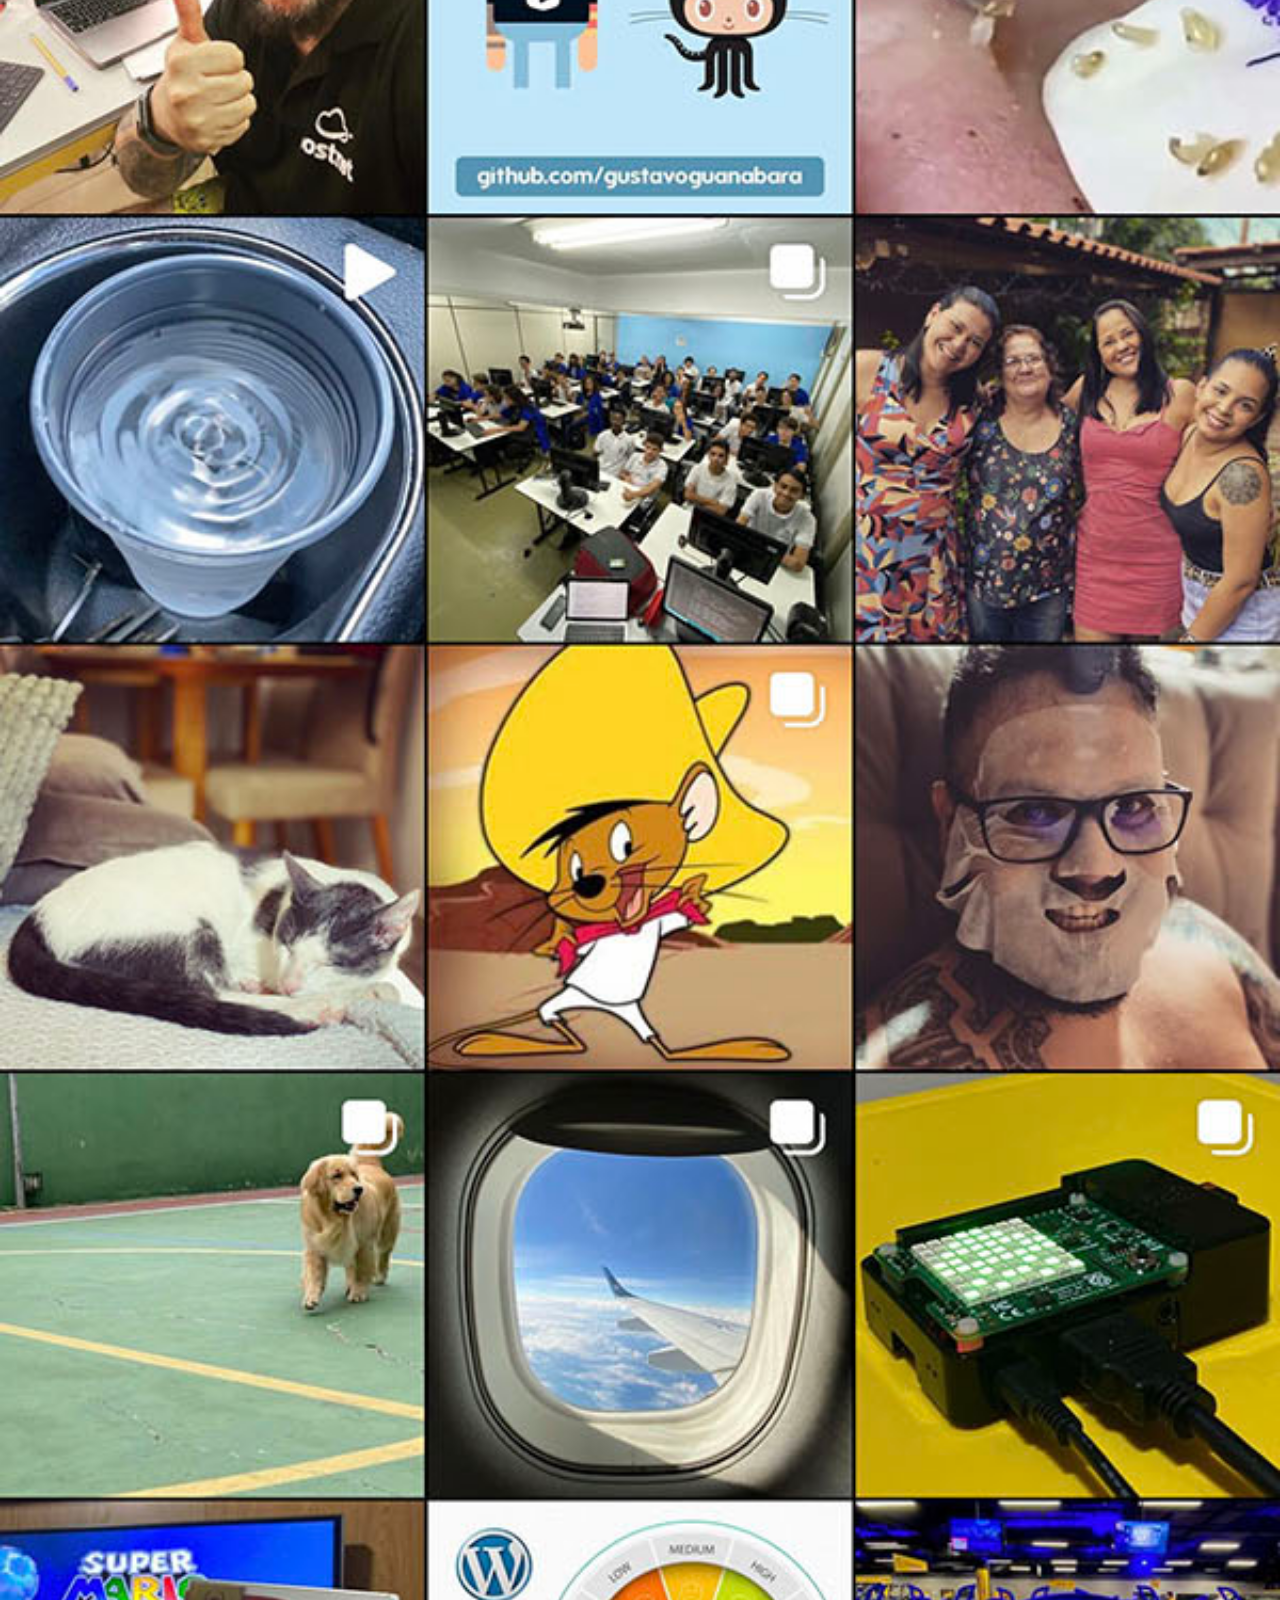
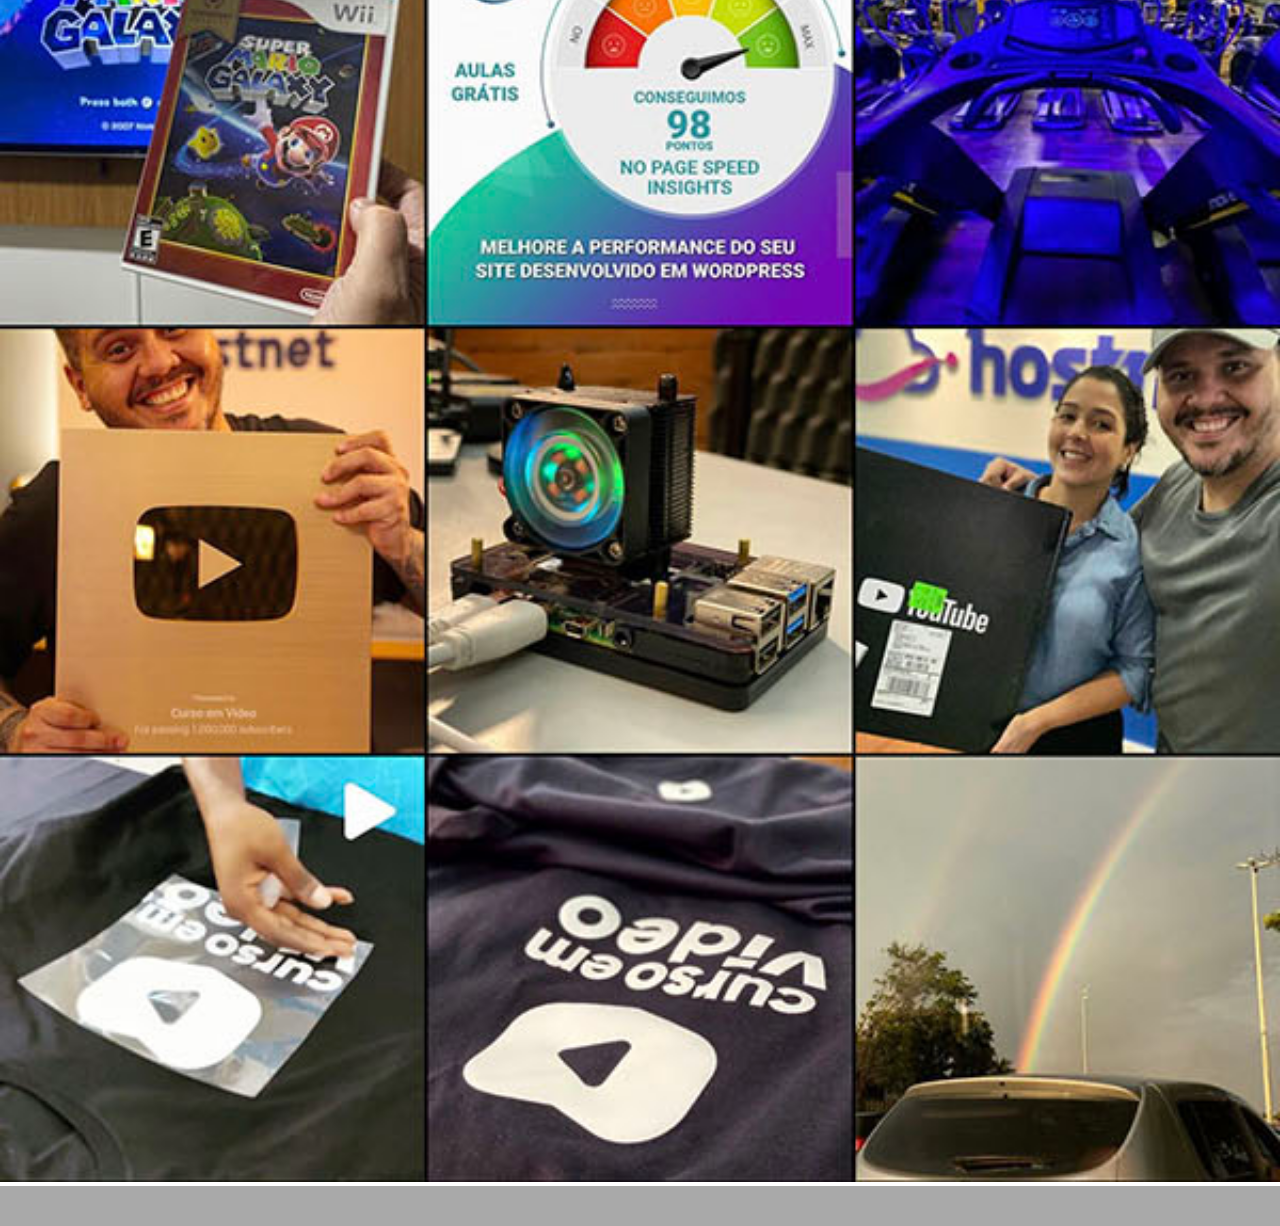
<file: instagram.html>
<!DOCTYPE html>
<html lang="pt-br">
<head>
    <meta charset="UTF-8">
    <meta name="viewport" content="width=device-width, initial-scale=1.0">
    <title>Instagram</title>
    <link rel="stylesheet" href="estilos/social.css">
</head>
<body>
    <img src="imagens/tela-instagram.jpg" alt="Instagram">
    <a href="https://www.instagram.com/gustavoguanabara/" target="_blank"  ACESSE></a>
    
</body>
</html>
</file>
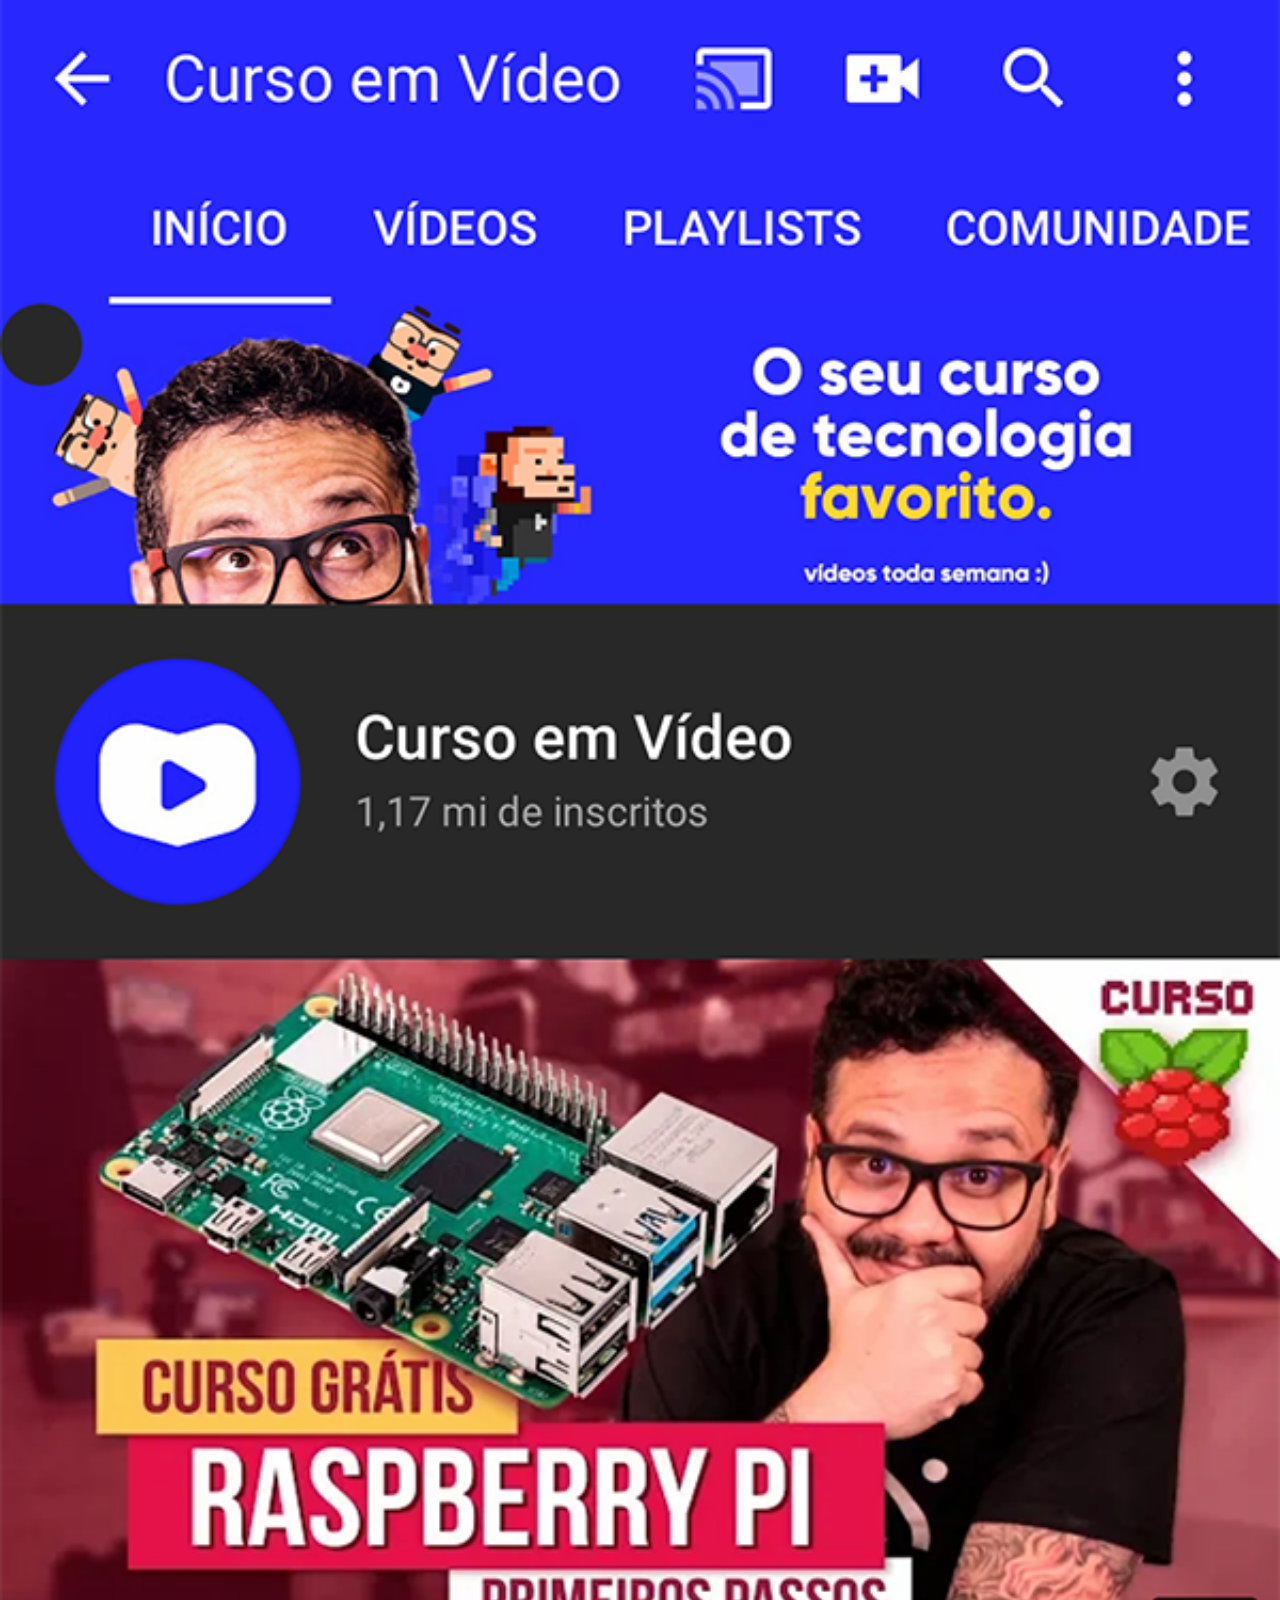
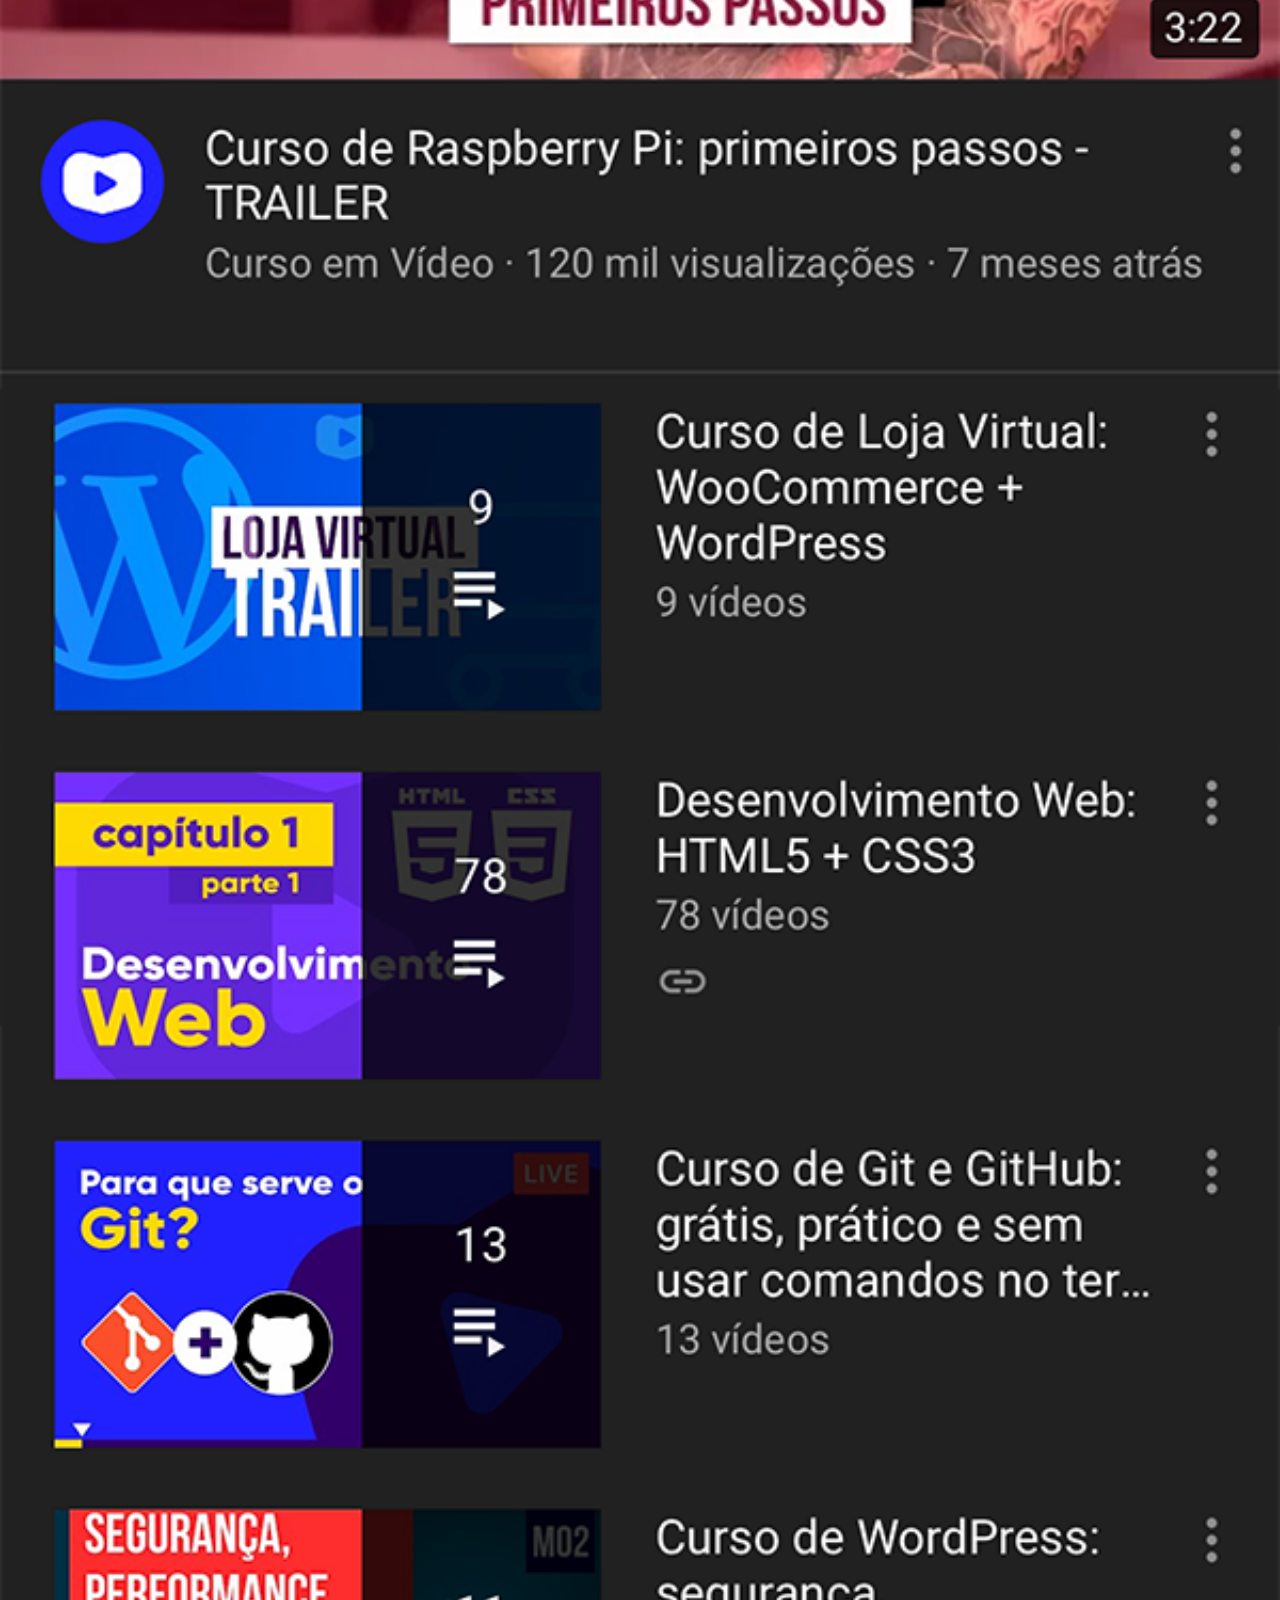
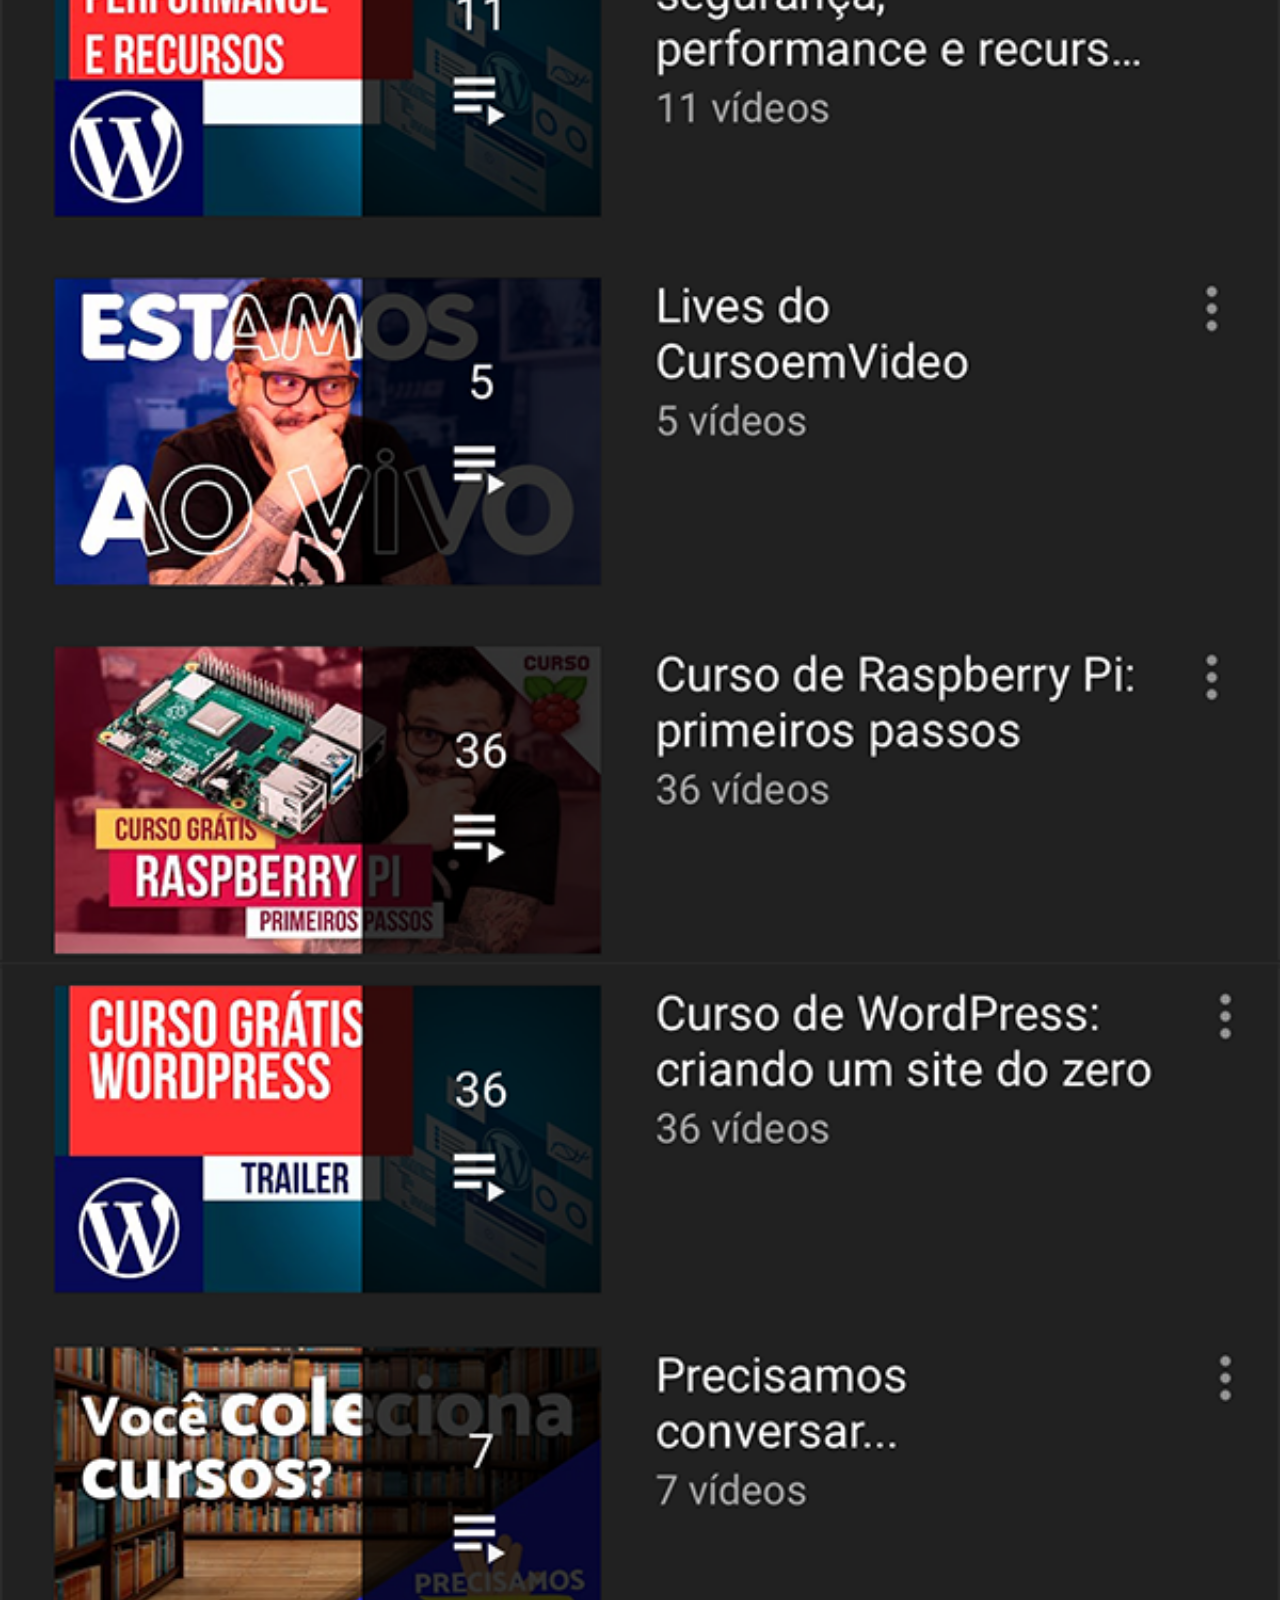
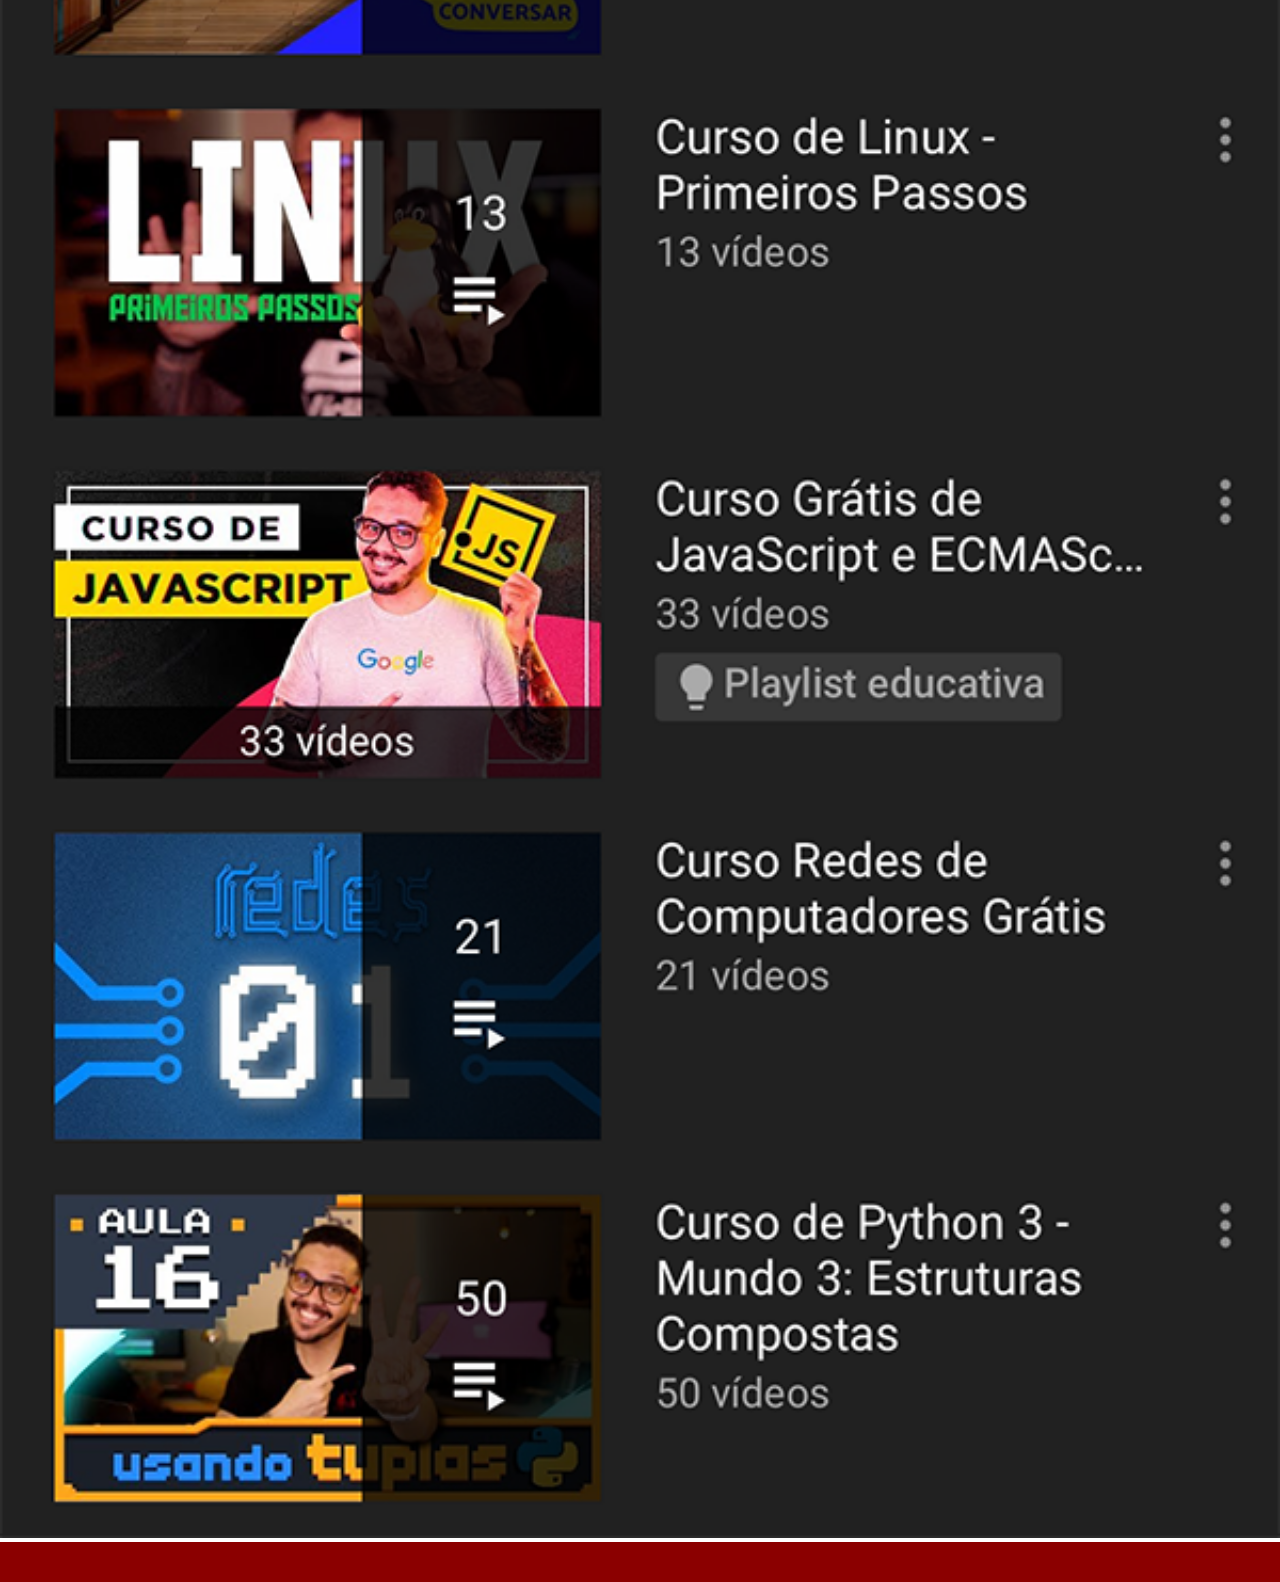
<file: youtube.html>
<!DOCTYPE html>
<html lang="pt-br">
<head>
    <meta charset="UTF-8">
    <meta name="viewport" content="width=device-width, initial-scale=1.0">
    <title>Youtube</title>
    <style>
        *   {
            margin: 0px;
            padding: 0px;
            font-family: Arial, Helvetica, sans-serif;
        }

        ::-webkit-scrollbar {
            width: 0px;
            height: 0px;
        }

        img {
            width: 100vw;

        }

        a   {
            display: block;
            background-color: darkred;
            color: white;
            padding: 20px;
            text-align: center;
            font-weight: bolder;
            text-decoration: none;
        }

        a:hover {
            background-color: red;
        }
    </style>
</head>
<body>
    <img src="imagens/tela-youtube.png" alt="Youtube">
    <a href="https://www.cursoemvideo.com/cursos/" target="_blank" ACESSAR></a>
</body>
</html>
</file>
<file: estilos/style.css>
@charset "UTF- 8";

*   {
    margin: 0px;
    padding: 0px;
    font-family: Arial, Helvetica, sans-serif;
}

html, body  {
    height: 100vh;
    width: 100vw;
    background-color: black;
}

body    {
    background: url(../imagens/fundo-madeira.jpg) no-repeat top center;
    background-size: cover;
    background-attachment: fixed;

}

main    {
    position: relative;
    height: 100vh;
}

section#telefone    {
    position: absolute;
    top: 50%;
    left: 50%;
    transform: translate(-50%, -50%);
    height: 627px;
    width: 311px;
    background: url('../imagens/frame-iphone.png') no-repeat;
}

iframe#tela {
    position: relative;
    top: 80px;
    left: 22px;
    width: 267px;
    height: 471px;
}

section#redes-sociais {
    text-align: right;
}

section#redes-sociais img {
    width: 50px;
    margin: 10px;
    border-radius: 50%;
    box-shadow: 2px 2px 5px rgba(0, 0, 0, 0.4);
    box-sizing: border-box;
}


section#redes-sociais img:hover {
    border: 2px solid rgba(255, 255, 255, 0.61);
    transform: translate(-3px, -3px);
    box-shadow: 5px 5px 10px rgba(0, 0, 0, 0.586);
    transition: transform .3s, border 2s;
}
</file>
<file: estilos/social.css>
@charset "UTF-8";

 *   {
            margin: 0px;
            padding: 0px;
            font-family: Arial, Helvetica, sans-serif;
        }

        ::-webkit-scrollbar {
            width: 0px;
            height: 0px;
        }

        img {
            width: 100vw;

        }

        a   {
            display: block;
            background-color:darkgray;
            color:black;
            padding: 20px;
            text-align: center;
            font-weight: bolder;
            text-decoration: none;
        }

        a:hover {
            background-color: red;
        }
</file>
